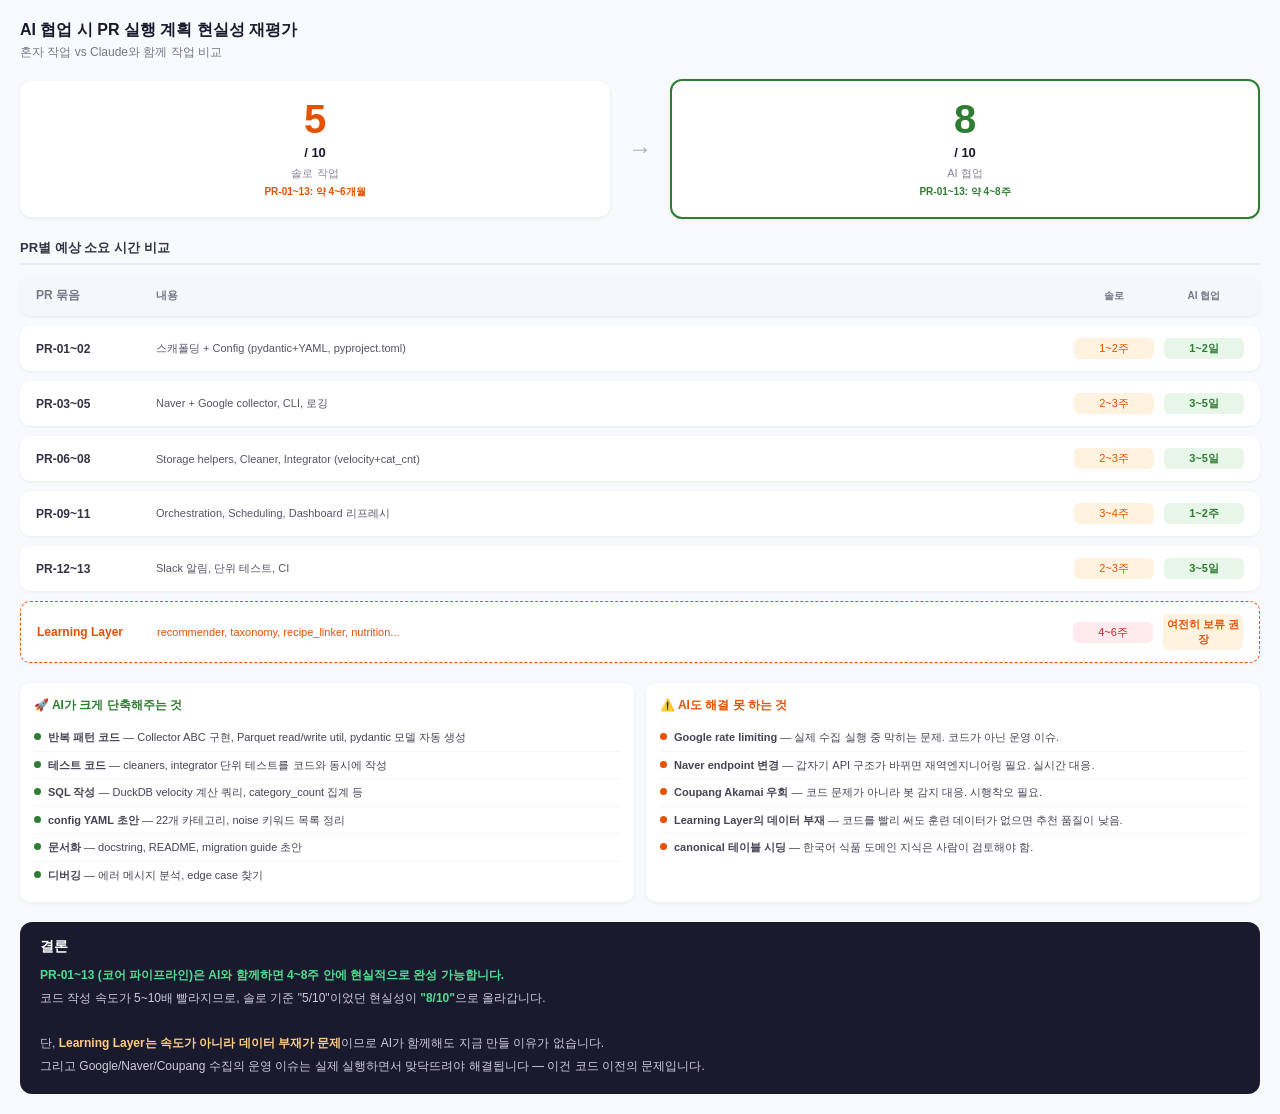
<file: ai_assisted_pr_realism.html>
<!DOCTYPE html>
<html lang="ko">
<head>
<meta charset="UTF-8">
<style>
*{box-sizing:border-box;margin:0;padding:0;}
body{font-family:-apple-system,'Apple SD Gothic Neo','Malgun Gothic',sans-serif;background:#f8f9fc;color:#1a1a2e;font-size:13px;padding:20px;}
h2.sr-only{position:absolute;width:1px;height:1px;overflow:hidden;clip:rect(0,0,0,0);}

.title{font-size:16px;font-weight:700;margin-bottom:3px;}
.sub{font-size:12px;color:#778;margin-bottom:18px;}

/* Score comparison */
.score-compare{display:grid;grid-template-columns:1fr 60px 1fr;gap:0;margin-bottom:20px;align-items:center;}
.score-box{background:white;border-radius:12px;padding:18px;box-shadow:0 1px 4px rgba(0,0,0,.07);text-align:center;}
.score-num{font-size:40px;font-weight:800;line-height:1;}
.score-lbl{font-size:11px;color:#889;margin-top:6px;}
.score-context{font-size:10px;margin-top:4px;font-weight:600;}
.arrow-mid{font-size:24px;text-align:center;color:#aab;}

/* Timeline */
.timeline{display:flex;flex-direction:column;gap:10px;margin-bottom:20px;}
.tl-row{background:white;border-radius:10px;padding:12px 16px;box-shadow:0 1px 3px rgba(0,0,0,.06);display:grid;grid-template-columns:110px 1fr 80px 80px;gap:10px;align-items:center;}
.tl-pr{font-size:12px;font-weight:700;color:#334;}
.tl-desc{font-size:11px;color:#556;}
.tl-solo{font-size:11px;text-align:center;padding:3px 0;border-radius:6px;}
.tl-ai{font-size:11px;text-align:center;padding:3px 0;border-radius:6px;font-weight:700;}
.col-head{font-size:10px;font-weight:700;color:#778;text-align:center;}

/* What AI helps / not */
.two-col{display:grid;grid-template-columns:1fr 1fr;gap:12px;margin-bottom:20px;}
.col-card{background:white;border-radius:10px;padding:14px;box-shadow:0 1px 4px rgba(0,0,0,.06);}
.col-title{font-size:12px;font-weight:700;margin-bottom:10px;display:flex;align-items:center;gap:6px;}
.col-item{display:flex;align-items:flex-start;gap:7px;padding:5px 0;border-bottom:1px solid #f5f5f5;font-size:11px;line-height:1.5;color:#445;}
.col-item:last-child{border:none;}
.dot-g{width:7px;height:7px;border-radius:50%;background:#2e7d32;flex-shrink:0;margin-top:4px;}
.dot-r{width:7px;height:7px;border-radius:50%;background:#e65100;flex-shrink:0;margin-top:4px;}

/* Verdict */
.verdict{background:#1a1a2e;color:white;border-radius:12px;padding:16px 20px;}
.verdict-title{font-size:14px;font-weight:700;margin-bottom:8px;}
.verdict-body{font-size:12px;line-height:1.9;color:#ccd;}
.v-highlight{color:#4cdf90;font-weight:700;}
.v-warn{color:#ffcc80;font-weight:700;}
</style>
</head>
<body>
<h2 class="sr-only">AI 협업 시 PR 실행 계획 현실성 재평가</h2>
<div class="title">AI 협업 시 PR 실행 계획 현실성 재평가</div>
<div class="sub">혼자 작업 vs Claude와 함께 작업 비교</div>

<!-- Score comparison -->
<div class="score-compare">
  <div class="score-box">
    <div class="score-num" style="color:#e65100">5</div>
    <div style="font-size:13px;font-weight:700;margin-top:6px;">/ 10</div>
    <div class="score-lbl">솔로 작업</div>
    <div class="score-context" style="color:#e65100">PR-01~13: 약 4~6개월</div>
  </div>
  <div class="arrow-mid">→</div>
  <div class="score-box" style="border:2px solid #2e7d32;">
    <div class="score-num" style="color:#2e7d32">8</div>
    <div style="font-size:13px;font-weight:700;margin-top:6px;">/ 10</div>
    <div class="score-lbl">AI 협업</div>
    <div class="score-context" style="color:#2e7d32">PR-01~13: 약 4~8주</div>
  </div>
</div>

<!-- Timeline comparison -->
<div style="font-size:13px;font-weight:700;color:#334;margin-bottom:10px;padding-bottom:6px;border-bottom:2px solid #e8edff;">PR별 예상 소요 시간 비교</div>
<div class="timeline">
  <div class="tl-row" style="background:#f5f7fc;">
    <span class="tl-pr" style="color:#778;">PR 묶음</span>
    <span class="tl-desc" style="color:#778;font-weight:600;">내용</span>
    <span class="col-head">솔로</span>
    <span class="col-head">AI 협업</span>
  </div>
  <div class="tl-row">
    <span class="tl-pr">PR-01~02</span>
    <span class="tl-desc">스캐폴딩 + Config (pydantic+YAML, pyproject.toml)</span>
    <span class="tl-solo" style="background:#fff3e0;color:#e65100;">1~2주</span>
    <span class="tl-ai" style="background:#e8f5e9;color:#2e7d32;">1~2일</span>
  </div>
  <div class="tl-row">
    <span class="tl-pr">PR-03~05</span>
    <span class="tl-desc">Naver + Google collector, CLI, 로깅</span>
    <span class="tl-solo" style="background:#fff3e0;color:#e65100;">2~3주</span>
    <span class="tl-ai" style="background:#e8f5e9;color:#2e7d32;">3~5일</span>
  </div>
  <div class="tl-row">
    <span class="tl-pr">PR-06~08</span>
    <span class="tl-desc">Storage helpers, Cleaner, Integrator (velocity+cat_cnt)</span>
    <span class="tl-solo" style="background:#fff3e0;color:#e65100;">2~3주</span>
    <span class="tl-ai" style="background:#e8f5e9;color:#2e7d32;">3~5일</span>
  </div>
  <div class="tl-row">
    <span class="tl-pr">PR-09~11</span>
    <span class="tl-desc">Orchestration, Scheduling, Dashboard 리프레시</span>
    <span class="tl-solo" style="background:#fff3e0;color:#e65100;">3~4주</span>
    <span class="tl-ai" style="background:#e8f5e9;color:#2e7d32;">1~2주</span>
  </div>
  <div class="tl-row">
    <span class="tl-pr">PR-12~13</span>
    <span class="tl-desc">Slack 알림, 단위 테스트, CI</span>
    <span class="tl-solo" style="background:#fff3e0;color:#e65100;">2~3주</span>
    <span class="tl-ai" style="background:#e8f5e9;color:#2e7d32;">3~5일</span>
  </div>
  <div class="tl-row" style="border:1px dashed #e65100;">
    <span class="tl-pr" style="color:#e65100;">Learning Layer</span>
    <span class="tl-desc" style="color:#e65100;">recommender, taxonomy, recipe_linker, nutrition...</span>
    <span class="tl-solo" style="background:#ffebee;color:#c62828;">4~6주</span>
    <span class="tl-ai" style="background:#fff3e0;color:#e65100;">여전히 보류 권장</span>
  </div>
</div>

<!-- What AI helps / not -->
<div class="two-col">
  <div class="col-card">
    <div class="col-title" style="color:#2e7d32;">🚀 AI가 크게 단축해주는 것</div>
    <div class="col-item"><div class="dot-g"></div><span><b>반복 패턴 코드</b> — Collector ABC 구현, Parquet read/write util, pydantic 모델 자동 생성</span></div>
    <div class="col-item"><div class="dot-g"></div><span><b>테스트 코드</b> — cleaners, integrator 단위 테스트를 코드와 동시에 작성</span></div>
    <div class="col-item"><div class="dot-g"></div><span><b>SQL 작성</b> — DuckDB velocity 계산 쿼리, category_count 집계 등</span></div>
    <div class="col-item"><div class="dot-g"></div><span><b>config YAML 초안</b> — 22개 카테고리, noise 키워드 목록 정리</span></div>
    <div class="col-item"><div class="dot-g"></div><span><b>문서화</b> — docstring, README, migration guide 초안</span></div>
    <div class="col-item"><div class="dot-g"></div><span><b>디버깅</b> — 에러 메시지 분석, edge case 찾기</span></div>
  </div>
  <div class="col-card">
    <div class="col-title" style="color:#e65100;">⚠️ AI도 해결 못 하는 것</div>
    <div class="col-item"><div class="dot-r"></div><span><b>Google rate limiting</b> — 실제 수집 실행 중 막히는 문제. 코드가 아닌 운영 이슈.</span></div>
    <div class="col-item"><div class="dot-r"></div><span><b>Naver endpoint 변경</b> — 갑자기 API 구조가 바뀌면 재역엔지니어링 필요. 실시간 대응.</span></div>
    <div class="col-item"><div class="dot-r"></div><span><b>Coupang Akamai 우회</b> — 코드 문제가 아니라 봇 감지 대응. 시행착오 필요.</span></div>
    <div class="col-item"><div class="dot-r"></div><span><b>Learning Layer의 데이터 부재</b> — 코드를 빨리 써도 훈련 데이터가 없으면 추천 품질이 낮음.</span></div>
    <div class="col-item"><div class="dot-r"></div><span><b>canonical 테이블 시딩</b> — 한국어 식품 도메인 지식은 사람이 검토해야 함.</span></div>
  </div>
</div>

<!-- Verdict -->
<div class="verdict">
  <div class="verdict-title">결론</div>
  <div class="verdict-body">
    <span class="v-highlight">PR-01~13 (코어 파이프라인)은 AI와 함께하면 4~8주 안에 현실적으로 완성 가능합니다.</span><br>
    코드 작성 속도가 5~10배 빨라지므로, 솔로 기준 "5/10"이었던 현실성이 <span class="v-highlight">"8/10"</span>으로 올라갑니다.<br><br>
    단, <span class="v-warn">Learning Layer는 속도가 아니라 데이터 부재가 문제</span>이므로 AI가 함께해도 지금 만들 이유가 없습니다.<br>
    그리고 Google/Naver/Coupang 수집의 운영 이슈는 실제 실행하면서 맞닥뜨려야 해결됩니다 — 이건 코드 이전의 문제입니다.
  </div>
</div>

</body>
</html>
</file>
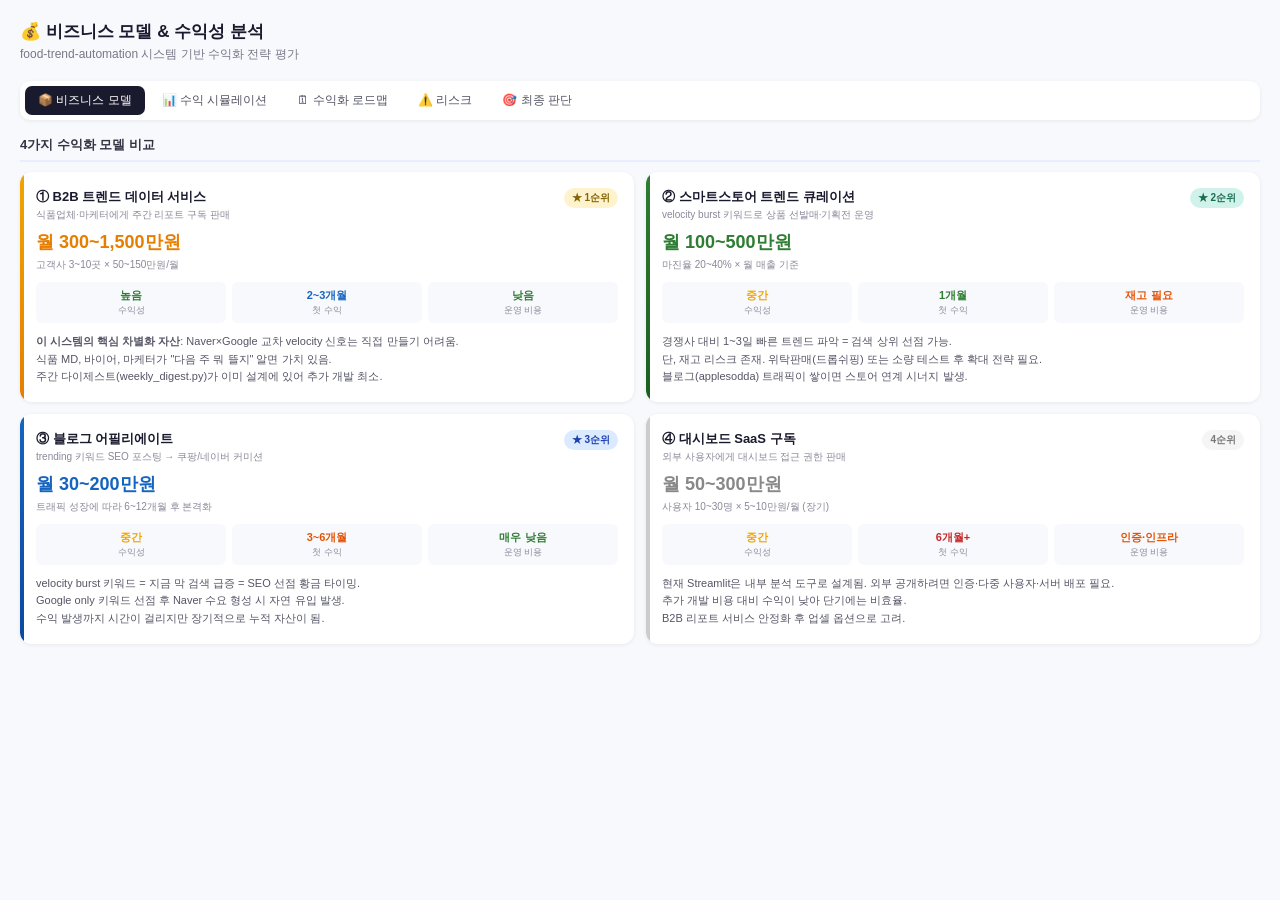
<file: business_model_analysis.html>
<!DOCTYPE html>
<html lang="ko">
<head>
<meta charset="UTF-8">
<style>
*{box-sizing:border-box;margin:0;padding:0;}
body{font-family:-apple-system,'Apple SD Gothic Neo','Malgun Gothic',sans-serif;background:#f8f9fc;color:#1a1a2e;font-size:13px;padding:20px;}
h2.sr-only{position:absolute;width:1px;height:1px;overflow:hidden;clip:rect(0,0,0,0);}
.title{font-size:17px;font-weight:700;margin-bottom:3px;}
.sub{font-size:12px;color:#778;margin-bottom:18px;}

.tabs{display:flex;gap:4px;margin-bottom:16px;background:white;border-radius:10px;padding:5px;box-shadow:0 1px 4px rgba(0,0,0,.07);flex-wrap:wrap;}
.tab{padding:6px 13px;border:none;background:transparent;border-radius:7px;font-size:12px;cursor:pointer;color:#556;font-weight:500;}
.tab.active{background:#1a1a2e;color:white;}
.pane{display:none;}
.pane.active{display:block;}
.section-title{font-size:13px;font-weight:700;color:#334;margin-bottom:10px;padding-bottom:6px;border-bottom:2px solid #e8edff;}

/* Model cards */
.model-grid{display:grid;grid-template-columns:1fr 1fr;gap:12px;margin-bottom:16px;}
.model-card{background:white;border-radius:12px;padding:16px;box-shadow:0 1px 4px rgba(0,0,0,.07);position:relative;overflow:hidden;}
.model-card::before{content:'';position:absolute;top:0;left:0;width:4px;height:100%;border-radius:4px 0 0 4px;}
.model-card.gold::before{background:linear-gradient(180deg,#f0a500,#e67e00);}
.model-card.green::before{background:linear-gradient(180deg,#2e7d32,#1b5e20);}
.model-card.blue::before{background:linear-gradient(180deg,#1565c0,#0d47a1);}
.model-card.gray::before{background:#ccc;}
.model-header{display:flex;align-items:flex-start;justify-content:space-between;margin-bottom:8px;}
.model-name{font-size:13px;font-weight:700;color:#1a1a2e;}
.model-rank{font-size:10px;font-weight:700;padding:3px 8px;border-radius:10px;}
.rank-1{background:#fff3cd;color:#856404;}
.rank-2{background:#d1f2eb;color:#1a6e50;}
.rank-3{background:#dbeafe;color:#1e40af;}
.rank-4{background:#f5f5f5;color:#777;}
.model-revenue{font-size:18px;font-weight:800;margin-bottom:4px;}
.model-sub{font-size:10px;color:#889;margin-bottom:10px;}
.model-metrics{display:grid;grid-template-columns:1fr 1fr 1fr;gap:6px;}
.metric{text-align:center;background:#f8f9fc;border-radius:6px;padding:6px 4px;}
.metric-val{font-size:11px;font-weight:700;}
.metric-lbl{font-size:9px;color:#889;margin-top:1px;}
.model-desc{font-size:11px;color:#556;line-height:1.6;margin-top:10px;}

/* Revenue simulation */
.sim-table{width:100%;border-collapse:collapse;font-size:12px;margin-bottom:14px;}
.sim-table th{background:#1a1a2e;color:white;padding:8px 12px;text-align:left;}
.sim-table th:not(:first-child){text-align:center;}
.sim-table td{padding:8px 12px;border-bottom:1px solid #f0f2f6;vertical-align:middle;}
.sim-table td:not(:first-child){text-align:center;}
.sim-table tr:hover td{background:#fafbff;}
.won{font-weight:700;}
.scenario-label{font-size:10px;padding:2px 8px;border-radius:10px;font-weight:600;display:inline-block;}
.sc-low{background:#f5f5f5;color:#666;}
.sc-mid{background:#e3f2fd;color:#1565c0;}
.sc-high{background:#e8f5e9;color:#2e7d32;}

/* Revenue bar chart */
.rev-bars{display:flex;flex-direction:column;gap:8px;margin-bottom:16px;}
.rev-row{display:flex;align-items:center;gap:10px;}
.rev-label{width:130px;font-size:11px;color:#445;text-align:right;flex-shrink:0;}
.rev-wrap{flex:1;background:#f0f2f6;border-radius:4px;height:22px;position:relative;}
.rev-fill{height:100%;border-radius:4px;display:flex;align-items:center;padding-left:8px;font-size:10px;font-weight:700;color:white;}

/* Timeline */
.roadmap-grid{display:grid;grid-template-columns:100px 1fr;gap:0;}
.rm-phase{padding:12px 10px;font-size:11px;font-weight:700;text-align:center;border-right:2px solid #e8edff;}
.rm-content{padding:10px 14px;border-bottom:1px solid #f0f2f6;}
.rm-title{font-size:12px;font-weight:700;margin-bottom:4px;}
.rm-body{font-size:11px;color:#556;line-height:1.6;}
.rm-revenue{font-size:12px;font-weight:700;margin-top:6px;}

/* Risk table */
.risk-grid{display:flex;flex-direction:column;gap:8px;}
.risk-item{background:white;border-radius:8px;padding:12px 14px;box-shadow:0 1px 3px rgba(0,0,0,.06);display:flex;gap:12px;}
.risk-level{width:50px;text-align:center;flex-shrink:0;}
.risk-badge{font-size:10px;font-weight:700;padding:3px 8px;border-radius:6px;display:inline-block;}
.risk-high{background:#ffebee;color:#c62828;}
.risk-mid{background:#fff3e0;color:#e65100;}
.risk-low{background:#e8f5e9;color:#2e7d32;}
.risk-body{}
.risk-name{font-size:12px;font-weight:700;margin-bottom:3px;}
.risk-desc{font-size:11px;color:#556;line-height:1.5;}

/* Verdict */
.verdict{background:#1a1a2e;color:white;border-radius:12px;padding:16px 20px;margin-bottom:0;}
.verdict-title{font-size:14px;font-weight:700;margin-bottom:8px;}
.verdict-body{font-size:12px;line-height:1.9;color:#ccd;}
.v-green{color:#4cdf90;font-weight:700;}
.v-yellow{color:#ffcc80;font-weight:700;}
.v-red{color:#ff8a80;font-weight:700;}
</style>
</head>
<body>
<h2 class="sr-only">food-trend-automation 비즈니스 모델 및 수익성 분석</h2>
<div class="title">💰 비즈니스 모델 & 수익성 분석</div>
<div class="sub">food-trend-automation 시스템 기반 수익화 전략 평가</div>

<div class="tabs">
  <button class="tab active" onclick="show('models',this)">📦 비즈니스 모델</button>
  <button class="tab" onclick="show('simulation',this)">📊 수익 시뮬레이션</button>
  <button class="tab" onclick="show('roadmap',this)">🗓 수익화 로드맵</button>
  <button class="tab" onclick="show('risk',this)">⚠️ 리스크</button>
  <button class="tab" onclick="show('verdict',this)">🎯 최종 판단</button>
</div>

<!-- ===== MODELS ===== -->
<div id="pane-models" class="pane active">
  <div class="section-title">4가지 수익화 모델 비교</div>
  <div class="model-grid">

    <div class="model-card gold">
      <div class="model-header">
        <div>
          <div class="model-name">① B2B 트렌드 데이터 서비스</div>
          <div style="font-size:10px;color:#889;margin-top:2px;">식품업체·마케터에게 주간 리포트 구독 판매</div>
        </div>
        <span class="model-rank rank-1">★ 1순위</span>
      </div>
      <div class="model-revenue" style="color:#e67e00">월 300~1,500만원</div>
      <div class="model-sub">고객사 3~10곳 × 50~150만원/월</div>
      <div class="model-metrics">
        <div class="metric"><div class="metric-val" style="color:#2e7d32">높음</div><div class="metric-lbl">수익성</div></div>
        <div class="metric"><div class="metric-val" style="color:#1565c0">2~3개월</div><div class="metric-lbl">첫 수익</div></div>
        <div class="metric"><div class="metric-val" style="color:#2e7d32">낮음</div><div class="metric-lbl">운영 비용</div></div>
      </div>
      <div class="model-desc">
        <b>이 시스템의 핵심 차별화 자산</b>: Naver×Google 교차 velocity 신호는 직접 만들기 어려움.<br>
        식품 MD, 바이어, 마케터가 "다음 주 뭐 뜰지" 알면 가치 있음.<br>
        주간 다이제스트(weekly_digest.py)가 이미 설계에 있어 추가 개발 최소.
      </div>
    </div>

    <div class="model-card green">
      <div class="model-header">
        <div>
          <div class="model-name">② 스마트스토어 트렌드 큐레이션</div>
          <div style="font-size:10px;color:#889;margin-top:2px;">velocity burst 키워드로 상품 선발매·기획전 운영</div>
        </div>
        <span class="model-rank rank-2">★ 2순위</span>
      </div>
      <div class="model-revenue" style="color:#2e7d32">월 100~500만원</div>
      <div class="model-sub">마진율 20~40% × 월 매출 기준</div>
      <div class="model-metrics">
        <div class="metric"><div class="metric-val" style="color:#f0a500">중간</div><div class="metric-lbl">수익성</div></div>
        <div class="metric"><div class="metric-val" style="color:#2e7d32">1개월</div><div class="metric-lbl">첫 수익</div></div>
        <div class="metric"><div class="metric-val" style="color:#e65100">재고 필요</div><div class="metric-lbl">운영 비용</div></div>
      </div>
      <div class="model-desc">
        경쟁사 대비 1~3일 빠른 트렌드 파악 = 검색 상위 선점 가능.<br>
        단, 재고 리스크 존재. 위탁판매(드롭쉬핑) 또는 소량 테스트 후 확대 전략 필요.<br>
        블로그(applesodda) 트래픽이 쌓이면 스토어 연계 시너지 발생.
      </div>
    </div>

    <div class="model-card blue">
      <div class="model-header">
        <div>
          <div class="model-name">③ 블로그 어필리에이트</div>
          <div style="font-size:10px;color:#889;margin-top:2px;">trending 키워드 SEO 포스팅 → 쿠팡/네이버 커미션</div>
        </div>
        <span class="model-rank rank-3">★ 3순위</span>
      </div>
      <div class="model-revenue" style="color:#1565c0">월 30~200만원</div>
      <div class="model-sub">트래픽 성장에 따라 6~12개월 후 본격화</div>
      <div class="model-metrics">
        <div class="metric"><div class="metric-val" style="color:#f0a500">중간</div><div class="metric-lbl">수익성</div></div>
        <div class="metric"><div class="metric-val" style="color:#e65100">3~6개월</div><div class="metric-lbl">첫 수익</div></div>
        <div class="metric"><div class="metric-val" style="color:#2e7d32">매우 낮음</div><div class="metric-lbl">운영 비용</div></div>
      </div>
      <div class="model-desc">
        velocity burst 키워드 = 지금 막 검색 급증 = SEO 선점 황금 타이밍.<br>
        Google only 키워드 선점 후 Naver 수요 형성 시 자연 유입 발생.<br>
        수익 발생까지 시간이 걸리지만 장기적으로 누적 자산이 됨.
      </div>
    </div>

    <div class="model-card gray">
      <div class="model-header">
        <div>
          <div class="model-name">④ 대시보드 SaaS 구독</div>
          <div style="font-size:10px;color:#889;margin-top:2px;">외부 사용자에게 대시보드 접근 권한 판매</div>
        </div>
        <span class="model-rank rank-4">4순위</span>
      </div>
      <div class="model-revenue" style="color:#888">월 50~300만원</div>
      <div class="model-sub">사용자 10~30명 × 5~10만원/월 (장기)</div>
      <div class="model-metrics">
        <div class="metric"><div class="metric-val" style="color:#f0a500">중간</div><div class="metric-lbl">수익성</div></div>
        <div class="metric"><div class="metric-val" style="color:#c62828">6개월+</div><div class="metric-lbl">첫 수익</div></div>
        <div class="metric"><div class="metric-val" style="color:#e65100">인증·인프라</div><div class="metric-lbl">운영 비용</div></div>
      </div>
      <div class="model-desc">
        현재 Streamlit은 내부 분석 도구로 설계됨. 외부 공개하려면 인증·다중 사용자·서버 배포 필요.<br>
        추가 개발 비용 대비 수익이 낮아 단기에는 비효율.<br>
        B2B 리포트 서비스 안정화 후 업셀 옵션으로 고려.
      </div>
    </div>
  </div>
</div>

<!-- ===== SIMULATION ===== -->
<div id="pane-simulation" class="pane">
  <div class="section-title">📊 시나리오별 월 수익 시뮬레이션</div>

  <table class="sim-table">
    <tr>
      <th>수익원</th>
      <th>보수적 <span style="font-weight:400;font-size:10px">(6개월 후)</span></th>
      <th>중간 <span style="font-weight:400;font-size:10px">(12개월 후)</span></th>
      <th>낙관적 <span style="font-weight:400;font-size:10px">(24개월 후)</span></th>
    </tr>
    <tr>
      <td><b>B2B 리포트 구독</b><br><span style="font-size:10px;color:#889">고객사 수 × 월 단가</span></td>
      <td><span class="won" style="color:#1565c0">150만원</span><br><span style="font-size:10px;color:#889">3사 × 50만원</span></td>
      <td><span class="won" style="color:#2e7d32">500만원</span><br><span style="font-size:10px;color:#889">5사 × 100만원</span></td>
      <td><span class="won" style="color:#e67e00">1,500만원</span><br><span style="font-size:10px;color:#889">10사 × 150만원</span></td>
    </tr>
    <tr>
      <td><b>스마트스토어</b><br><span style="font-size:10px;color:#889">트렌드 상품 큐레이션</span></td>
      <td><span class="won" style="color:#1565c0">30만원</span><br><span style="font-size:10px;color:#889">초기 운영</span></td>
      <td><span class="won" style="color:#2e7d32">150만원</span><br><span style="font-size:10px;color:#889">월매출 500만 × 30%</span></td>
      <td><span class="won" style="color:#e67e00">400만원</span><br><span style="font-size:10px;color:#889">월매출 1,000만 × 40%</span></td>
    </tr>
    <tr>
      <td><b>블로그 어필리에이트</b><br><span style="font-size:10px;color:#889">쿠팡 파트너스 + 네이버</span></td>
      <td><span class="won" style="color:#1565c0">5만원</span><br><span style="font-size:10px;color:#889">트래픽 초기</span></td>
      <td><span class="won" style="color:#2e7d32">30만원</span><br><span style="font-size:10px;color:#889">월 방문 5,000명</span></td>
      <td><span class="won" style="color:#e67e00">150만원</span><br><span style="font-size:10px;color:#889">월 방문 3만명</span></td>
    </tr>
    <tr style="background:#f8f9fc;font-weight:700;">
      <td>합계 (세전)</td>
      <td><span class="won" style="color:#1565c0;font-size:14px">185만원/월</span></td>
      <td><span class="won" style="color:#2e7d32;font-size:14px">680만원/월</span></td>
      <td><span class="won" style="color:#e67e00;font-size:14px">2,050만원/월</span></td>
    </tr>
    <tr>
      <td>연간 환산</td>
      <td><span style="color:#1565c0">약 2,200만원</span></td>
      <td><span style="color:#2e7d32">약 8,200만원</span></td>
      <td><span style="color:#e67e00">약 2.5억원</span></td>
    </tr>
  </table>

  <div class="section-title">수익원별 기여도 (중간 시나리오 기준)</div>
  <div class="rev-bars">
    <div class="rev-row">
      <div class="rev-label">B2B 리포트 구독</div>
      <div class="rev-wrap"><div class="rev-fill" style="width:74%;background:linear-gradient(90deg,#e67e00,#f0a500);">500만원 (74%)</div></div>
    </div>
    <div class="rev-row">
      <div class="rev-label">스마트스토어</div>
      <div class="rev-wrap"><div class="rev-fill" style="width:22%;background:linear-gradient(90deg,#2e7d32,#43a047);">150만원 (22%)</div></div>
    </div>
    <div class="rev-row">
      <div class="rev-label">블로그 어필리에이트</div>
      <div class="rev-wrap"><div class="rev-fill" style="width:4%;background:linear-gradient(90deg,#1565c0,#1e88e5);">30만원</div></div>
    </div>
  </div>

  <div style="background:#e8f0fe;border-radius:8px;padding:12px 16px;font-size:12px;color:#1a3a7a;line-height:1.7;">
    <b>핵심 가정</b>: B2B 리포트 단가 50~150만원/월은 현재 식품 데이터 서비스 시장(예: 닐슨, 칸타) 대비 매우 저렴한 수준입니다. 
    경쟁사 대비 "Naver×Google 교차 velocity 신호"는 독자적 자산이므로 단가 방어가 가능합니다.
  </div>
</div>

<!-- ===== ROADMAP ===== -->
<div id="pane-roadmap" class="pane">
  <div class="section-title">🗓 수익화 실행 로드맵</div>
  <div style="background:white;border-radius:10px;box-shadow:0 1px 4px rgba(0,0,0,.07);overflow:hidden;margin-bottom:14px;">
    <div class="roadmap-grid">
      <div class="rm-phase" style="background:#e8f5e9;color:#2e7d32;border-bottom:1px solid #f0f2f6;">
        지금~<br>1개월<br><br>
        <span style="font-size:10px;font-weight:400">시스템 완성</span>
      </div>
      <div class="rm-content">
        <div class="rm-title">PR-01~09 완성 + 첫 고객 확보</div>
        <div class="rm-body">
          • 데이터 수집 파이프라인 안정화<br>
          • velocity burst → Slack 알림 자동화<br>
          • 주간 리포트 샘플 3개 직접 작성 (무료 제공)<br>
          • 식품 MD, 마케터 지인 3~5명에게 무료 베타 제공 → 피드백 수집
        </div>
        <div class="rm-revenue" style="color:#889">수익: 0원 (투자 단계)</div>
      </div>
    </div>
    <div class="roadmap-grid">
      <div class="rm-phase" style="background:#fff3e0;color:#e65100;border-bottom:1px solid #f0f2f6;">
        1~3개월<br><br>
        <span style="font-size:10px;font-weight:400">첫 수익</span>
      </div>
      <div class="rm-content">
        <div class="rm-title">B2B 첫 유료 전환 + 블로그 시작</div>
        <div class="rm-body">
          • 베타 사용자 중 2~3곳 유료 전환 (월 30~50만원부터 시작)<br>
          • 블로그 포스팅 주 2~3회 (velocity 키워드 기반 자동 초안 생성)<br>
          • 스마트스토어 개설 + 상위 3개 트렌드 상품 소량 테스트<br>
          • 첫 월 리포트 PDF 템플릿 완성
        </div>
        <div class="rm-revenue" style="color:#e65100">예상 수익: 50~150만원/월</div>
      </div>
    </div>
    <div class="roadmap-grid">
      <div class="rm-phase" style="background:#e3f2fd;color:#1565c0;border-bottom:1px solid #f0f2f6;">
        3~6개월<br><br>
        <span style="font-size:10px;font-weight:400">성장</span>
      </div>
      <div class="rm-content">
        <div class="rm-title">고객사 확장 + 블로그 SEO 본격화</div>
        <div class="rm-body">
          • B2B 고객사 5~8곳으로 확대 (단가 50~100만원)<br>
          • 블로그 누적 포스팅 50~100개 → 자연 유입 증가<br>
          • 스마트스토어 위탁판매 구조로 전환 (재고 리스크 제거)<br>
          • 리포트 자동화 고도화 (weekly_digest + AI 요약 추가)
        </div>
        <div class="rm-revenue" style="color:#1565c0">예상 수익: 300~600만원/월</div>
      </div>
    </div>
    <div class="roadmap-grid">
      <div class="rm-phase" style="background:#f3e5f5;color:#6a1b9a;">
        6~12개월<br><br>
        <span style="font-size:10px;font-weight:400">확장</span>
      </div>
      <div class="rm-content">
        <div class="rm-title">수익 다각화 + 시스템 확장</div>
        <div class="rm-body">
          • B2B 고객사 10곳+ (단가 인상 가능, 데이터 신뢰도 검증됨)<br>
          • 블로그 월 방문 1만명+ → 어필리에이트 수익 의미있는 수준<br>
          • 대시보드 읽기 전용 공유 → 고객 영업 도구<br>
          • 신규 카테고리(뷰티·헬스케어) 확장 검토
        </div>
        <div class="rm-revenue" style="color:#6a1b9a">예상 수익: 500~1,000만원/월</div>
      </div>
    </div>
  </div>
</div>

<!-- ===== RISK ===== -->
<div id="pane-risk" class="pane">
  <div class="section-title">⚠️ 비즈니스 리스크 평가</div>
  <div class="risk-grid">
    <div class="risk-item">
      <div class="risk-level"><span class="risk-badge risk-high">높음</span></div>
      <div class="risk-body">
        <div class="risk-name">B2B 영업 난이도</div>
        <div class="risk-desc">식품 대기업 MD·바이어에게 접근하는 것이 생각보다 어렵습니다. 의사결정 사이클이 길고 예산 승인에 시간이 걸립니다. <b>첫 3개월은 중소 식품 브랜드나 지인 네트워크부터 시작해 레퍼런스를 먼저 쌓는 것이 현실적입니다.</b></div>
      </div>
    </div>
    <div class="risk-item">
      <div class="risk-level"><span class="risk-badge risk-high">높음</span></div>
      <div class="risk-body">
        <div class="risk-name">데이터 수집 불안정 → 리포트 품질 훼손</div>
        <div class="risk-desc">Google rate limiting이나 Naver endpoint 변경으로 수집이 실패하면 유료 고객에게 리포트를 제때 못 보내는 상황이 발생합니다. 수집 실패 시 고객 대응 프로세스와 SLA(Service Level Agreement)를 미리 정의해야 합니다.</div>
      </div>
    </div>
    <div class="risk-item">
      <div class="risk-level"><span class="risk-badge risk-mid">중간</span></div>
      <div class="risk-body">
        <div class="risk-name">경쟁자 진입 가능성</div>
        <div class="risk-desc">velocity_score × is_naver 교차 신호는 독자적이지만, 아이디어 자체는 복제 가능합니다. 네이버 데이터랩 공개 API + pytrends로 경쟁자가 만들 수 있습니다. 22개 카테고리의 정교한 튜닝과 고객 신뢰가 실질적 장벽이 됩니다.</div>
      </div>
    </div>
    <div class="risk-item">
      <div class="risk-level"><span class="risk-badge risk-mid">중간</span></div>
      <div class="risk-body">
        <div class="risk-name">스마트스토어 재고 리스크</div>
        <div class="risk-desc">트렌드가 예상보다 빨리 꺼지면 재고가 남습니다. 위탁판매(드롭쉬핑) 방식 또는 소량(10~30개) 테스트 후 리오더 전략으로 초기 재고 리스크를 최소화하세요.</div>
      </div>
    </div>
    <div class="risk-item">
      <div class="risk-level"><span class="risk-badge risk-low">낮음</span></div>
      <div class="risk-body">
        <div class="risk-name">블로그 SEO 성과 불확실성</div>
        <div class="risk-desc">네이버 블로그 알고리즘 변화로 특정 키워드 노출이 줄어들 수 있습니다. 하지만 velocity burst 키워드를 지속 공략하면 롱테일 포스팅이 꾸준히 누적되어 한두 개가 터지는 구조가 됩니다. 리스크 낮음.</div>
      </div>
    </div>
  </div>
</div>

<!-- ===== VERDICT ===== -->
<div id="pane-verdict" class="pane">
  <div class="verdict">
    <div class="verdict-title">🎯 최종 판단</div>
    <div class="verdict-body">
      <span class="v-green">이 시스템의 비즈니스 모델 잠재력은 진짜입니다.</span> Naver×Google 교차 velocity 신호는 시장에 없는 독자적 데이터 자산이고, 식품업체 입장에서 "다음 주 뭐 뜰지 미리 아는 것"의 가치는 명확합니다.<br><br>
      <span class="v-green">가장 빠른 수익 경로: B2B 리포트 구독.</span> 시스템 완성 후 지인 식품 MD 3곳에 무료 베타 제공 → 1~2개월 내 유료 전환. 코드 추가 없이 weekly_digest 자동화만으로 가능합니다.<br><br>
      <span class="v-yellow">현실적 12개월 목표: 월 500~700만원.</span> B2B 5~7사 × 100만원이 핵심. 블로그와 스마트스토어는 보완적 수익원. 이 목표는 달성 가능한 수준입니다.<br><br>
      <span class="v-yellow">가장 큰 불확실성은 기술이 아닌 영업입니다.</span> 시스템은 만들 수 있고, AI와 함께 빠르게 완성 가능합니다. 문제는 "월 100만원짜리 리포트를 누가 살 것인가"를 지금부터 검증해야 한다는 점입니다.<br><br>
      <span class="v-green">권장 순서: 시스템 완성(4~8주) → 무료 베타 3곳 → 유료 전환 → 블로그 병행 → 스마트스토어 소량 테스트</span>
    </div>
  </div>
</div>

<script>
function show(id,btn){
  document.querySelectorAll('.pane').forEach(p=>p.classList.remove('active'));
  document.querySelectorAll('.tab').forEach(t=>t.classList.remove('active'));
  document.getElementById('pane-'+id).classList.add('active');
  btn.classList.add('active');
}
</script>
</body>
</html>
</file>
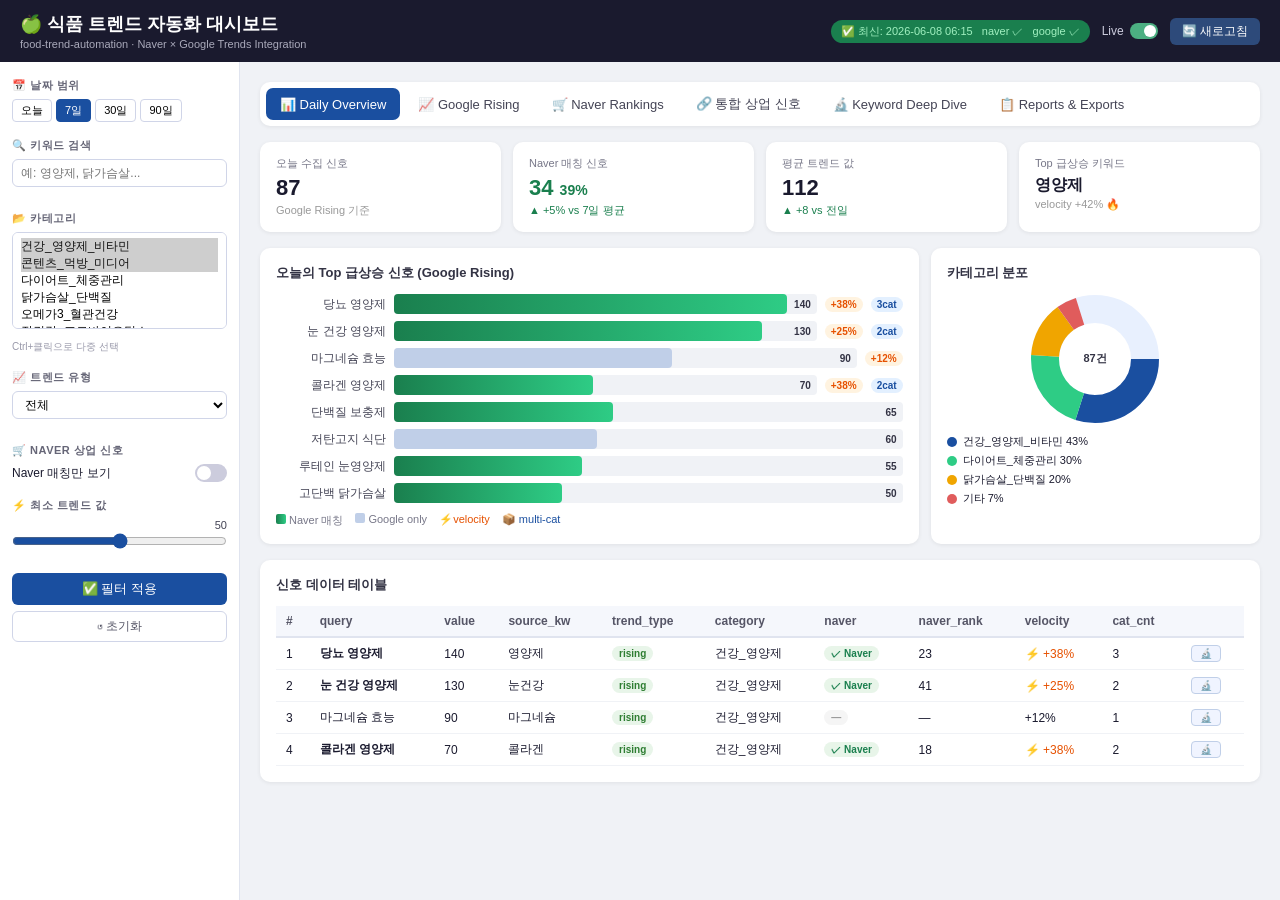
<file: dashboard_mockup.html>
<!DOCTYPE html>
<html lang="ko">
<head>
<meta charset="UTF-8">
<meta name="viewport" content="width=device-width, initial-scale=1.0">
<title>🍏 식품 트렌드 자동화 대시보드</title>
<style>
  * { box-sizing: border-box; margin: 0; padding: 0; }
  body { font-family: -apple-system, 'Apple SD Gothic Neo', 'Malgun Gothic', sans-serif; background: #f0f2f6; color: #1a1a2e; font-size: 14px; }

  /* Layout */
  .app { display: flex; flex-direction: column; height: 100vh; }
  .header { background: #1a1a2e; color: white; padding: 12px 20px; display: flex; align-items: center; justify-content: space-between; flex-shrink: 0; }
  .body { display: flex; flex: 1; overflow: hidden; }
  .sidebar { width: 240px; background: white; border-right: 1px solid #e0e4ef; padding: 16px 12px; overflow-y: auto; flex-shrink: 0; }
  .main { flex: 1; overflow-y: auto; padding: 20px; }

  /* Header */
  .header-left h1 { font-size: 18px; font-weight: 700; }
  .header-left .sub { font-size: 11px; color: #aab; margin-top: 2px; }
  .header-right { display: flex; align-items: center; gap: 12px; }
  .badge-ok { background: #1a7f4e; color: #a0f0c0; font-size: 11px; padding: 4px 10px; border-radius: 20px; }
  .badge-warn { background: #7f4a00; color: #ffc87a; font-size: 11px; padding: 4px 10px; border-radius: 20px; }
  .toggle-live { display: flex; align-items: center; gap: 6px; font-size: 12px; color: #ccd; cursor: pointer; }
  .toggle-dot { width: 28px; height: 16px; background: #4caf82; border-radius: 8px; position: relative; }
  .toggle-dot::after { content:''; position:absolute; width:12px;height:12px;background:white;border-radius:50%;top:2px;left:14px;transition:.2s; }
  .btn-sm { background: #2d4a7a; color: white; border: none; padding: 5px 12px; border-radius: 6px; font-size: 12px; cursor: pointer; }
  .btn-sm:hover { background: #3a5fa0; }

  /* Sidebar */
  .sb-section { margin-bottom: 16px; }
  .sb-label { font-size: 11px; font-weight: 600; color: #667; text-transform: uppercase; letter-spacing: .5px; margin-bottom: 6px; }
  .date-presets { display: flex; flex-wrap: wrap; gap: 4px; }
  .date-btn { padding: 3px 8px; border: 1px solid #d0d5e8; border-radius: 4px; font-size: 11px; cursor: pointer; background: white; }
  .date-btn.active { background: #1a4fa0; color: white; border-color: #1a4fa0; }
  .sb-input { width: 100%; padding: 6px 8px; border: 1px solid #d0d5e8; border-radius: 6px; font-size: 12px; margin-bottom: 8px; }
  .sb-select { width: 100%; padding: 5px 8px; border: 1px solid #d0d5e8; border-radius: 6px; font-size: 12px; margin-bottom: 8px; background: white; }
  .toggle-row { display: flex; align-items: center; justify-content: space-between; margin-bottom: 8px; font-size: 12px; }
  .mini-toggle { width: 32px; height: 18px; background: #1a7f4e; border-radius: 9px; position: relative; cursor: pointer; }
  .mini-toggle::after { content:'';position:absolute;width:14px;height:14px;background:white;border-radius:50%;top:2px;left:16px;transition:.2s; }
  .mini-toggle.off { background: #ccd; }
  .mini-toggle.off::after { left: 2px; }
  .slider-val { font-size: 11px; color: #445; margin-bottom: 2px; text-align: right; }
  input[type=range] { width: 100%; margin-bottom: 8px; accent-color: #1a4fa0; }
  .btn-apply { width: 100%; background: #1a4fa0; color: white; border: none; padding: 7px; border-radius: 6px; font-size: 13px; cursor: pointer; margin-bottom: 6px; }
  .btn-apply:hover { background: #1a5fc0; }
  .btn-reset { width: 100%; background: white; color: #556; border: 1px solid #d0d5e8; padding: 6px; border-radius: 6px; font-size: 12px; cursor: pointer; }

  /* Nav */
  .nav-bar { display: flex; gap: 4px; margin-bottom: 16px; background: white; border-radius: 10px; padding: 6px; box-shadow: 0 1px 4px rgba(0,0,0,.07); }
  .nav-btn { padding: 7px 14px; border: none; background: transparent; border-radius: 7px; font-size: 13px; cursor: pointer; color: #445; font-weight: 500; white-space: nowrap; }
  .nav-btn.active { background: #1a4fa0; color: white; }
  .nav-btn:hover:not(.active) { background: #f0f2f8; }

  /* Views */
  .view { display: none; }
  .view.active { display: block; }

  /* KPI Cards */
  .kpi-row { display: grid; grid-template-columns: repeat(4, 1fr); gap: 12px; margin-bottom: 16px; }
  .kpi-card { background: white; border-radius: 10px; padding: 14px 16px; box-shadow: 0 1px 4px rgba(0,0,0,.07); }
  .kpi-label { font-size: 11px; color: #778; margin-bottom: 4px; }
  .kpi-val { font-size: 22px; font-weight: 700; color: #1a1a2e; }
  .kpi-sub { font-size: 11px; color: #999; margin-top: 2px; }
  .kpi-up { color: #1a7f4e; }
  .kpi-down { color: #c0392b; }

  /* Charts */
  .chart-grid { display: grid; grid-template-columns: 2fr 1fr; gap: 12px; margin-bottom: 16px; }
  .card { background: white; border-radius: 10px; padding: 16px; box-shadow: 0 1px 4px rgba(0,0,0,.07); }
  .card-title { font-size: 13px; font-weight: 600; color: #334; margin-bottom: 12px; }

  /* Bar chart */
  .bar-chart { display: flex; flex-direction: column; gap: 7px; }
  .bar-row { display: flex; align-items: center; gap: 8px; }
  .bar-label { width: 110px; font-size: 12px; text-align: right; color: #445; white-space: nowrap; overflow: hidden; text-overflow: ellipsis; }
  .bar-wrap { flex: 1; background: #f0f2f6; border-radius: 4px; height: 20px; position: relative; }
  .bar-fill { height: 100%; border-radius: 4px; transition: width .3s; }
  .bar-fill.naver { background: linear-gradient(90deg, #1a7f4e, #2ecc85); }
  .bar-fill.non-naver { background: #c0cfe8; }
  .bar-val { position: absolute; right: 6px; top: 50%; transform: translateY(-50%); font-size: 10px; font-weight: 600; color: #334; }
  .badge { font-size: 10px; padding: 2px 6px; border-radius: 10px; font-weight: 600; }
  .badge-v { background: #fff3e0; color: #e65100; }
  .badge-c { background: #e3f0ff; color: #1a4fa0; }

  /* Pie chart */
  .pie-wrap { display: flex; flex-direction: column; align-items: center; gap: 10px; }
  .pie-legend { width: 100%; }
  .pie-item { display: flex; align-items: center; gap: 6px; font-size: 11px; margin-bottom: 4px; }
  .pie-dot { width: 10px; height: 10px; border-radius: 50%; flex-shrink: 0; }

  /* Table */
  .data-table { width: 100%; border-collapse: collapse; font-size: 12px; }
  .data-table th { background: #f5f7fc; color: #556; font-weight: 600; padding: 8px 10px; text-align: left; border-bottom: 2px solid #e0e4ef; white-space: nowrap; }
  .data-table td { padding: 7px 10px; border-bottom: 1px solid #f0f2f6; vertical-align: middle; }
  .data-table tr:hover td { background: #f8f9fe; }
  .tag { display: inline-block; font-size: 10px; padding: 2px 7px; border-radius: 10px; font-weight: 600; }
  .tag-rising { background: #e8f5e9; color: #2e7d32; }
  .tag-top { background: #e3f2fd; color: #1565c0; }
  .tag-naver { background: #e8f5e9; color: #1a7f4e; }
  .tag-none { background: #f5f5f5; color: #999; }
  .tag-seasonal { background: #fff3e0; color: #e65100; }
  .drill-btn { font-size: 10px; padding: 2px 8px; background: #f0f4ff; border: 1px solid #c0cfe8; border-radius: 4px; cursor: pointer; color: #1a4fa0; }
  .drill-btn:hover { background: #dce6ff; }

  /* Naver chart */
  .naver-bar { background: linear-gradient(90deg, #c62828, #ef5350); }
  .rank-num { color: #aaa; font-size: 11px; width: 24px; text-align: right; }

  /* Deep Dive */
  .watchlist-row { display: flex; flex-wrap: wrap; gap: 6px; margin-bottom: 14px; }
  .watchlist-chip { display: flex; align-items: center; gap: 4px; background: white; border: 1px solid #d0d5e8; border-radius: 20px; padding: 4px 12px; font-size: 12px; cursor: pointer; }
  .watchlist-chip.active { background: #1a4fa0; color: white; border-color: #1a4fa0; }
  .star { color: #f0a500; }
  .holiday-legend { display: flex; gap: 16px; font-size: 11px; margin-bottom: 8px; }
  .hol-dot { display: inline-block; width: 12px; height: 2px; margin-right: 4px; vertical-align: middle; }

  /* SVG chart */
  .svg-chart-wrap { background: white; border-radius: 10px; padding: 16px; box-shadow: 0 1px 4px rgba(0,0,0,.07); margin-bottom: 12px; }

  /* Run history badges */
  .src-ok { background: #e8f5e9; color: #2e7d32; font-size: 10px; padding: 2px 6px; border-radius: 4px; font-weight: 600; }
  .src-err { background: #ffebee; color: #c62828; font-size: 10px; padding: 2px 6px; border-radius: 4px; font-weight: 600; }
  .src-skip { background: #f5f5f5; color: #999; font-size: 10px; padding: 2px 6px; border-radius: 4px; font-weight: 600; }
  .retry-btn { font-size: 10px; padding: 2px 8px; background: #fff3e0; border: 1px solid #ffcc80; border-radius: 4px; cursor: pointer; color: #e65100; }

  /* Weekly digest */
  .digest-list { list-style: none; }
  .digest-item { display: flex; align-items: center; justify-content: space-between; padding: 10px 0; border-bottom: 1px solid #f0f2f6; }
  .digest-icon { font-size: 18px; margin-right: 8px; }
  .digest-name { font-size: 13px; font-weight: 500; }
  .digest-meta { font-size: 11px; color: #999; margin-top: 2px; }
  .dl-btn { font-size: 11px; padding: 3px 10px; background: #f0f4ff; border: 1px solid #c0cfe8; border-radius: 4px; cursor: pointer; color: #1a4fa0; }

  /* Integrated signals banner */
  .info-banner { background: #e8f0fe; border-left: 4px solid #1a4fa0; border-radius: 0 8px 8px 0; padding: 10px 14px; margin-bottom: 14px; font-size: 12px; color: #1a3a7a; }

  /* Stats cards for deep dive */
  .stat-grid { display: grid; grid-template-columns: repeat(3, 1fr); gap: 10px; margin-bottom: 14px; }
  .stat-card { background: white; border-radius: 8px; padding: 12px; box-shadow: 0 1px 3px rgba(0,0,0,.06); text-align: center; }
  .stat-val { font-size: 20px; font-weight: 700; }
  .stat-lbl { font-size: 10px; color: #778; margin-top: 2px; }

  /* Config warn */
  .config-warn { background: #fff8e1; border: 1px solid #ffe082; border-radius: 6px; padding: 6px 12px; font-size: 11px; color: #7a5a00; margin-bottom: 10px; display: flex; align-items: center; gap: 6px; }
</style>
</head>
<body>
<div class="app">

<!-- Header -->
<div class="header">
  <div class="header-left">
    <h1>🍏 식품 트렌드 자동화 대시보드</h1>
    <div class="sub">food-trend-automation · Naver × Google Trends Integration</div>
  </div>
  <div class="header-right">
    <span class="badge-ok">✅ 최신: 2026-06-08 06:15 &nbsp; naver ✓ &nbsp; google ✓</span>
    <div class="toggle-live">
      <span>Live</span>
      <div class="toggle-dot"></div>
    </div>
    <button class="btn-sm">🔄 새로고침</button>
  </div>
</div>

<div class="body">
<!-- Sidebar -->
<div class="sidebar">
  <div class="sb-section">
    <div class="sb-label">📅 날짜 범위</div>
    <div class="date-presets">
      <button class="date-btn">오늘</button>
      <button class="date-btn active">7일</button>
      <button class="date-btn">30일</button>
      <button class="date-btn">90일</button>
    </div>
  </div>
  <div class="sb-section">
    <div class="sb-label">🔍 키워드 검색</div>
    <input class="sb-input" type="text" placeholder="예: 영양제, 닭가슴살...">
  </div>
  <div class="sb-section">
    <div class="sb-label">📂 카테고리</div>
    <select class="sb-select" size="5" multiple>
      <option selected>건강_영양제_비타민</option>
      <option selected>콘텐츠_먹방_미디어</option>
      <option>다이어트_체중관리</option>
      <option>닭가슴살_단백질</option>
      <option>오메가3_혈관건강</option>
      <option>장건강_프로바이오틱스</option>
      <option>제철과일_신선식품</option>
      <option>간식_디저트</option>
    </select>
    <div style="font-size:10px;color:#99a;margin-top:3px">Ctrl+클릭으로 다중 선택</div>
  </div>
  <div class="sb-section">
    <div class="sb-label">📈 트렌드 유형</div>
    <select class="sb-select">
      <option>전체</option>
      <option>rising (급상승)</option>
      <option>top (상위권)</option>
    </select>
  </div>
  <div class="sb-section">
    <div class="sb-label">🛒 Naver 상업 신호</div>
    <div class="toggle-row">
      <span>Naver 매칭만 보기</span>
      <div class="mini-toggle off" id="naverToggle" onclick="this.classList.toggle('off')"></div>
    </div>
  </div>
  <div class="sb-section">
    <div class="sb-label">⚡ 최소 트렌드 값</div>
    <div class="slider-val">50</div>
    <input type="range" min="0" max="100" value="50" oninput="this.previousElementSibling.textContent=this.value">
  </div>
  <button class="btn-apply">✅ 필터 적용</button>
  <button class="btn-reset">↺ 초기화</button>
</div>

<!-- Main -->
<div class="main">

  <!-- Nav -->
  <div class="nav-bar">
    <button class="nav-btn active" onclick="switchView('daily', this)">📊 Daily Overview</button>
    <button class="nav-btn" onclick="switchView('google', this)">📈 Google Rising</button>
    <button class="nav-btn" onclick="switchView('naver', this)">🛒 Naver Rankings</button>
    <button class="nav-btn" onclick="switchView('integrated', this)">🔗 통합 상업 신호</button>
    <button class="nav-btn" onclick="switchView('deepdive', this)">🔬 Keyword Deep Dive</button>
    <button class="nav-btn" onclick="switchView('reports', this)">📋 Reports & Exports</button>
  </div>

  <!-- ===== VIEW: Daily Overview ===== -->
  <div id="view-daily" class="view active">
    <div class="kpi-row">
      <div class="kpi-card">
        <div class="kpi-label">오늘 수집 신호</div>
        <div class="kpi-val">87</div>
        <div class="kpi-sub">Google Rising 기준</div>
      </div>
      <div class="kpi-card">
        <div class="kpi-label">Naver 매칭 신호</div>
        <div class="kpi-val" style="color:#1a7f4e">34 <span style="font-size:14px">39%</span></div>
        <div class="kpi-sub kpi-up">▲ +5% vs 7일 평균</div>
      </div>
      <div class="kpi-card">
        <div class="kpi-label">평균 트렌드 값</div>
        <div class="kpi-val">112</div>
        <div class="kpi-sub kpi-up">▲ +8 vs 전일</div>
      </div>
      <div class="kpi-card">
        <div class="kpi-label">Top 급상승 키워드</div>
        <div class="kpi-val" style="font-size:16px">영양제</div>
        <div class="kpi-sub">velocity +42% 🔥</div>
      </div>
    </div>

    <div class="chart-grid">
      <div class="card">
        <div class="card-title">오늘의 Top 급상승 신호 (Google Rising)</div>
        <div class="bar-chart">
          <div class="bar-row">
            <div class="bar-label">당뇨 영양제</div>
            <div class="bar-wrap"><div class="bar-fill naver" style="width:93%"><span class="bar-val">140</span></div></div>
            <span class="badge badge-v">+38%</span>
            <span class="badge badge-c">3cat</span>
          </div>
          <div class="bar-row">
            <div class="bar-label">눈 건강 영양제</div>
            <div class="bar-wrap"><div class="bar-fill naver" style="width:87%"><span class="bar-val">130</span></div></div>
            <span class="badge badge-v">+25%</span>
            <span class="badge badge-c">2cat</span>
          </div>
          <div class="bar-row">
            <div class="bar-label">마그네슘 효능</div>
            <div class="bar-wrap"><div class="bar-fill non-naver" style="width:60%"><span class="bar-val">90</span></div></div>
            <span class="badge badge-v">+12%</span>
          </div>
          <div class="bar-row">
            <div class="bar-label">콜라겐 영양제</div>
            <div class="bar-wrap"><div class="bar-fill naver" style="width:47%"><span class="bar-val">70</span></div></div>
            <span class="badge badge-v">+38%</span>
            <span class="badge badge-c">2cat</span>
          </div>
          <div class="bar-row">
            <div class="bar-label">단백질 보충제</div>
            <div class="bar-wrap"><div class="bar-fill naver" style="width:43%"><span class="bar-val">65</span></div></div>
          </div>
          <div class="bar-row">
            <div class="bar-label">저탄고지 식단</div>
            <div class="bar-wrap"><div class="bar-fill non-naver" style="width:40%"><span class="bar-val">60</span></div></div>
          </div>
          <div class="bar-row">
            <div class="bar-label">루테인 눈영양제</div>
            <div class="bar-wrap"><div class="bar-fill naver" style="width:37%"><span class="bar-val">55</span></div></div>
          </div>
          <div class="bar-row">
            <div class="bar-label">고단백 닭가슴살</div>
            <div class="bar-wrap"><div class="bar-fill naver" style="width:33%"><span class="bar-val">50</span></div></div>
          </div>
        </div>
        <div style="display:flex;gap:12px;margin-top:10px;font-size:11px;color:#778">
          <span><span style="display:inline-block;width:10px;height:10px;background:linear-gradient(90deg,#1a7f4e,#2ecc85);border-radius:2px;margin-right:3px"></span>Naver 매칭</span>
          <span><span style="display:inline-block;width:10px;height:10px;background:#c0cfe8;border-radius:2px;margin-right:3px"></span>Google only</span>
          <span style="color:#e65100">⚡velocity</span>
          <span style="color:#1a4fa0">📦 multi-cat</span>
        </div>
      </div>
      <div class="card">
        <div class="card-title">카테고리 분포</div>
        <div class="pie-wrap">
          <svg width="130" height="130" viewBox="0 0 130 130">
            <circle cx="65" cy="65" r="50" fill="none" stroke="#e8f0fe" stroke-width="28"/>
            <circle cx="65" cy="65" r="50" fill="none" stroke="#1a4fa0" stroke-width="28" stroke-dasharray="94 220" stroke-dashoffset="0"/>
            <circle cx="65" cy="65" r="50" fill="none" stroke="#2ecc85" stroke-width="28" stroke-dasharray="66 220" stroke-dashoffset="-94"/>
            <circle cx="65" cy="65" r="50" fill="none" stroke="#f0a500" stroke-width="28" stroke-dasharray="44 220" stroke-dashoffset="-160"/>
            <circle cx="65" cy="65" r="50" fill="none" stroke="#e05c5c" stroke-width="28" stroke-dasharray="16 220" stroke-dashoffset="-204"/>
            <text x="65" y="68" text-anchor="middle" font-size="11" fill="#334" font-weight="600">87건</text>
          </svg>
          <div class="pie-legend">
            <div class="pie-item"><div class="pie-dot" style="background:#1a4fa0"></div><span>건강_영양제_비타민 43%</span></div>
            <div class="pie-item"><div class="pie-dot" style="background:#2ecc85"></div><span>다이어트_체중관리 30%</span></div>
            <div class="pie-item"><div class="pie-dot" style="background:#f0a500"></div><span>닭가슴살_단백질 20%</span></div>
            <div class="pie-item"><div class="pie-dot" style="background:#e05c5c"></div><span>기타 7%</span></div>
          </div>
        </div>
      </div>
    </div>

    <div class="card">
      <div class="card-title">신호 데이터 테이블</div>
      <table class="data-table">
        <tr><th>#</th><th>query</th><th>value</th><th>source_kw</th><th>trend_type</th><th>category</th><th>naver</th><th>naver_rank</th><th>velocity</th><th>cat_cnt</th><th></th></tr>
        <tr>
          <td>1</td><td><b>당뇨 영양제</b></td><td>140</td><td>영양제</td>
          <td><span class="tag tag-rising">rising</span></td>
          <td>건강_영양제</td>
          <td><span class="tag tag-naver">✓ Naver</span></td>
          <td>23</td><td style="color:#e65100">⚡ +38%</td><td>3</td>
          <td><button class="drill-btn" onclick="switchView('deepdive',null,'당뇨 영양제')">🔬</button></td>
        </tr>
        <tr>
          <td>2</td><td><b>눈 건강 영양제</b></td><td>130</td><td>눈건강</td>
          <td><span class="tag tag-rising">rising</span></td>
          <td>건강_영양제</td>
          <td><span class="tag tag-naver">✓ Naver</span></td>
          <td>41</td><td style="color:#e65100">⚡ +25%</td><td>2</td>
          <td><button class="drill-btn" onclick="switchView('deepdive',null,'눈 건강 영양제')">🔬</button></td>
        </tr>
        <tr>
          <td>3</td><td>마그네슘 효능</td><td>90</td><td>마그네슘</td>
          <td><span class="tag tag-rising">rising</span></td>
          <td>건강_영양제</td>
          <td><span class="tag tag-none">—</span></td>
          <td>—</td><td>+12%</td><td>1</td>
          <td><button class="drill-btn" onclick="switchView('deepdive',null,'마그네슘')">🔬</button></td>
        </tr>
        <tr>
          <td>4</td><td><b>콜라겐 영양제</b></td><td>70</td><td>콜라겐</td>
          <td><span class="tag tag-rising">rising</span></td>
          <td>건강_영양제</td>
          <td><span class="tag tag-naver">✓ Naver</span></td>
          <td>18</td><td style="color:#e65100">⚡ +38%</td><td>2</td>
          <td><button class="drill-btn" onclick="switchView('deepdive',null,'콜라겐')">🔬</button></td>
        </tr>
      </table>
    </div>
  </div>

  <!-- ===== VIEW: Google Rising ===== -->
  <div id="view-google" class="view">
    <div class="chart-grid">
      <div class="card">
        <div class="card-title">Google Rising 신호 (카테고리별)</div>
        <div class="bar-chart">
          <div class="bar-row"><div class="bar-label">건강_영양제_비타민</div><div class="bar-wrap"><div class="bar-fill" style="width:90%;background:#1a4fa0"><span class="bar-val">38건</span></div></div></div>
          <div class="bar-row"><div class="bar-label">다이어트_체중관리</div><div class="bar-wrap"><div class="bar-fill" style="width:62%;background:#3a7fd4"><span class="bar-val">26건</span></div></div></div>
          <div class="bar-row"><div class="bar-label">닭가슴살_단백질</div><div class="bar-wrap"><div class="bar-fill" style="width:40%;background:#7ab0e8"><span class="bar-val">17건</span></div></div></div>
          <div class="bar-row"><div class="bar-label">오메가3_혈관건강</div><div class="bar-wrap"><div class="bar-fill" style="width:24%;background:#aac8f0"><span class="bar-val">10건</span></div></div></div>
          <div class="bar-row"><div class="bar-label">장건강_프로바이오틱</div><div class="bar-wrap"><div class="bar-fill" style="width:14%;background:#c8dff8"><span class="bar-val">6건</span></div></div></div>
        </div>
      </div>
      <div class="card">
        <div class="card-title">source_kw 분포</div>
        <div style="margin-top:8px">
          <div class="pie-item" style="margin-bottom:8px"><div class="pie-dot" style="background:#1a4fa0;width:14px;height:14px;border-radius:2px"></div><span>영양제 anchor (31%)</span></div>
          <div class="pie-item" style="margin-bottom:8px"><div class="pie-dot" style="background:#2ecc85;width:14px;height:14px;border-radius:2px"></div><span>닭가슴살 anchor (22%)</span></div>
          <div class="pie-item" style="margin-bottom:8px"><div class="pie-dot" style="background:#f0a500;width:14px;height:14px;border-radius:2px"></div><span>오메가3 anchor (18%)</span></div>
          <div class="pie-item" style="margin-bottom:8px"><div class="pie-dot" style="background:#e05c5c;width:14px;height:14px;border-radius:2px"></div><span>콜라겐 anchor (15%)</span></div>
          <div class="pie-item"><div class="pie-dot" style="background:#aaa;width:14px;height:14px;border-radius:2px"></div><span>기타 (14%)</span></div>
        </div>
      </div>
    </div>
    <div class="card">
      <div class="card-title">Google Rising 전체 테이블</div>
      <table class="data-table">
        <tr><th>#</th><th>query</th><th>value</th><th>trend_type</th><th>source_kw</th><th>category</th><th>date</th></tr>
        <tr><td>1</td><td>당뇨 영양제</td><td>140</td><td><span class="tag tag-rising">rising</span></td><td>영양제</td><td>건강_영양제_비타민</td><td>2026-06-08</td></tr>
        <tr><td>2</td><td>눈 건강 영양제</td><td>130</td><td><span class="tag tag-rising">rising</span></td><td>눈건강</td><td>건강_영양제_비타민</td><td>2026-06-08</td></tr>
        <tr><td>3</td><td>마그네슘 효능</td><td>90</td><td><span class="tag tag-rising">rising</span></td><td>마그네슘</td><td>건강_영양제_비타민</td><td>2026-06-08</td></tr>
        <tr><td>4</td><td>콜라겐 영양제</td><td>70</td><td><span class="tag tag-rising">rising</span></td><td>콜라겐</td><td>건강_영양제_비타민</td><td>2026-06-08</td></tr>
        <tr><td>5</td><td>닭가슴살 100g 칼로리</td><td>65</td><td><span class="tag tag-top">top</span></td><td>닭가슴살</td><td>닭가슴살_단백질</td><td>2026-06-08</td></tr>
        <tr><td>6</td><td>오메가3 추천</td><td>60</td><td><span class="tag tag-rising">rising</span></td><td>오메가3</td><td>오메가3_혈관건강</td><td>2026-06-08</td></tr>
      </table>
    </div>
  </div>

  <!-- ===== VIEW: Naver Rankings ===== -->
  <div id="view-naver" class="view">
    <div class="chart-grid">
      <div class="card">
        <div class="card-title">Naver Shopping Insight Top 10 (2026-06-08)</div>
        <div class="bar-chart">
          <div class="bar-row"><span class="rank-num">1</span><div class="bar-label">쌀 20kg</div><div class="bar-wrap"><div class="bar-fill naver-bar" style="width:90%"><span class="bar-val">Top</span></div></div></div>
          <div class="bar-row"><span class="rank-num">2</span><div class="bar-label">닭가슴살</div><div class="bar-wrap"><div class="bar-fill naver-bar" style="width:82%"></div></div><span class="badge badge-v">Google ✓</span></div>
          <div class="bar-row"><span class="rank-num">3</span><div class="bar-label">계란 30구</div><div class="bar-wrap"><div class="bar-fill naver-bar" style="width:74%"></div></div></div>
          <div class="bar-row"><span class="rank-num">4</span><div class="bar-label">어버이날선물</div><div class="bar-wrap"><div class="bar-fill" style="width:66%;background:#f0a500"></div></div><span class="badge tag-seasonal">🌸 계절</span></div>
          <div class="bar-row"><span class="rank-num">5</span><div class="bar-label">오메가3</div><div class="bar-wrap"><div class="bar-fill naver-bar" style="width:58%"></div></div><span class="badge badge-v">Google ✓</span></div>
          <div class="bar-row"><span class="rank-num">6</span><div class="bar-label">단백질 파우더</div><div class="bar-wrap"><div class="bar-fill naver-bar" style="width:50%"></div></div></div>
          <div class="bar-row"><span class="rank-num">7</span><div class="bar-label">프로틴 바</div><div class="bar-wrap"><div class="bar-fill naver-bar" style="width:44%"></div></div></div>
          <div class="bar-row"><span class="rank-num">8</span><div class="bar-label">마그네슘</div><div class="bar-wrap"><div class="bar-fill naver-bar" style="width:38%"></div></div><span class="badge badge-v">Google ✓</span></div>
          <div class="bar-row"><span class="rank-num">9</span><div class="bar-label">유청단백질</div><div class="bar-wrap"><div class="bar-fill naver-bar" style="width:32%"></div></div></div>
          <div class="bar-row"><span class="rank-num">10</span><div class="bar-label">스테비아 토마토</div><div class="bar-wrap"><div class="bar-fill naver-bar" style="width:26%"></div></div></div>
        </div>
      </div>
      <div class="card">
        <div class="card-title">키워드 7일 트렌드</div>
        <svg width="100%" height="180" viewBox="0 0 300 180">
          <line x1="40" y1="10" x2="40" y2="155" stroke="#ddd" stroke-width="1"/>
          <line x1="40" y1="155" x2="290" y2="155" stroke="#ddd" stroke-width="1"/>
          <text x="5" y="160" font-size="9" fill="#999">6/2</text>
          <text x="245" y="160" font-size="9" fill="#999">6/8</text>
          <!-- 닭가슴살 line -->
          <polyline points="40,80 80,70 120,75 160,60 200,55 240,50 280,45" fill="none" stroke="#1a4fa0" stroke-width="2"/>
          <!-- 오메가3 line -->
          <polyline points="40,110 80,105 120,108 160,100 200,95 240,92 280,88" fill="none" stroke="#2ecc85" stroke-width="2"/>
          <circle cx="280" cy="45" r="3" fill="#1a4fa0"/>
          <circle cx="280" cy="88" r="3" fill="#2ecc85"/>
          <text x="283" y="48" font-size="9" fill="#1a4fa0">닭가슴살</text>
          <text x="283" y="91" font-size="9" fill="#2ecc85">오메가3</text>
        </svg>
      </div>
    </div>
    <div class="card">
      <div class="card-title">Naver 순위 전체 테이블 (Top 20)</div>
      <table class="data-table">
        <tr><th>rank</th><th>keyword</th><th>date</th><th>Google 매칭</th><th>velocity</th></tr>
        <tr><td>1</td><td>쌀 20kg</td><td>2026-06-08</td><td><span class="tag tag-none">—</span></td><td>—</td></tr>
        <tr><td>2</td><td>닭가슴살</td><td>2026-06-08</td><td><span class="tag tag-naver">Google Rising ✓</span></td><td>+15%</td></tr>
        <tr><td>3</td><td>계란 30구</td><td>2026-06-08</td><td><span class="tag tag-none">—</span></td><td>—</td></tr>
        <tr><td>4</td><td>어버이날선물</td><td>2026-06-08</td><td><span class="tag tag-seasonal">계절성</span></td><td>+82%</td></tr>
        <tr><td>5</td><td>오메가3</td><td>2026-06-08</td><td><span class="tag tag-naver">Google Rising ✓</span></td><td>+8%</td></tr>
      </table>
    </div>
  </div>

  <!-- ===== VIEW: Integrated ===== -->
  <div id="view-integrated" class="view">
    <div class="info-banner">
      🔗 <b>통합 상업 신호</b>: Google Trends에서 급상승하면서 Naver Shopping에도 등장하는 키워드만 표시합니다.
      Google 버즈 + 실제 구매 수요가 겹치는 신호 = 상업적 활용 가치가 높습니다.
    </div>
    <div class="kpi-row">
      <div class="kpi-card"><div class="kpi-label">통합 신호 수</div><div class="kpi-val">34</div><div class="kpi-sub">전체 87건 중 39%</div></div>
      <div class="kpi-card"><div class="kpi-label">평균 velocity</div><div class="kpi-val kpi-up">+28%</div><div class="kpi-sub">7일 롤링 평균 대비</div></div>
      <div class="kpi-card"><div class="kpi-label">multi-cat (≥2)</div><div class="kpi-val">12</div><div class="kpi-sub">복수 카테고리 등장</div></div>
      <div class="kpi-card"><div class="kpi-label">Top 신호</div><div class="kpi-val" style="font-size:14px">당뇨 영양제</div><div class="kpi-sub">v=140, vel +38%</div></div>
    </div>
    <div class="card">
      <div class="card-title">통합 상업 신호 테이블</div>
      <table class="data-table">
        <tr><th>query</th><th>value</th><th>source_kw</th><th>trend_type</th><th>category</th><th>naver_rank</th><th>velocity</th><th>cat_cnt</th><th>date</th></tr>
        <tr><td><b>당뇨 영양제</b></td><td>140</td><td>영양제</td><td><span class="tag tag-rising">rising</span></td><td>건강_영양제</td><td>23</td><td style="color:#e65100">⚡ +38%</td><td>3</td><td>2026-06-08</td></tr>
        <tr><td><b>눈 건강 영양제</b></td><td>130</td><td>눈건강</td><td><span class="tag tag-rising">rising</span></td><td>건강_영양제</td><td>41</td><td style="color:#e65100">⚡ +25%</td><td>2</td><td>2026-06-08</td></tr>
        <tr><td><b>콜라겐 영양제</b></td><td>70</td><td>콜라겐</td><td><span class="tag tag-rising">rising</span></td><td>건강_영양제</td><td>18</td><td style="color:#e65100">⚡ +38%</td><td>2</td><td>2026-06-08</td></tr>
        <tr><td>닭가슴살</td><td>65</td><td>닭가슴살</td><td><span class="tag tag-top">top</span></td><td>닭가슴살_단백질</td><td>2</td><td>+15%</td><td>1</td><td>2026-06-08</td></tr>
        <tr><td>오메가3</td><td>60</td><td>오메가3</td><td><span class="tag tag-rising">rising</span></td><td>오메가3_혈관건강</td><td>5</td><td>+8%</td><td>1</td><td>2026-06-08</td></tr>
        <tr><td>마그네슘</td><td>55</td><td>마그네슘</td><td><span class="tag tag-rising">rising</span></td><td>건강_영양제</td><td>8</td><td>+12%</td><td>1</td><td>2026-06-08</td></tr>
      </table>
    </div>
  </div>

  <!-- ===== VIEW: Deep Dive ===== -->
  <div id="view-deepdive" class="view">
    <div class="watchlist-row">
      <span style="font-size:12px;color:#778;align-self:center;">⭐ 워치리스트:</span>
      <div class="watchlist-chip active" id="chip-닭가슴살" onclick="selectChip(this)"><span class="star">★</span> 닭가슴살</div>
      <div class="watchlist-chip" id="chip-영양제" onclick="selectChip(this)"><span class="star">★</span> 영양제</div>
      <div class="watchlist-chip" id="chip-오메가3" onclick="selectChip(this)"><span class="star">★</span> 오메가3</div>
      <div class="watchlist-chip" id="chip-콜라겐" onclick="selectChip(this)"><span class="star">★</span> 콜라겐</div>
      <div class="watchlist-chip" style="border-style:dashed;color:#aaa" onclick="alert('워치리스트에 키워드 추가')">+ 추가</div>
    </div>

    <div class="config-warn">⚠️ 필터 변경됨 — 이전 데이터와 비교 주의 (min_value: 30 → 50, 2026-06-07 적용)</div>

    <div class="svg-chart-wrap">
      <div class="card-title">닭가슴살 — 7일 트렌드 (Google value + Naver rank)</div>
      <div class="holiday-legend">
        <span><span class="hol-dot" style="background:#ff69b4;display:inline-block"></span>어린이날 (5/5)</span>
        <span><span class="hol-dot" style="background:#9b59b6;display:inline-block"></span>어버이날 (5/8)</span>
        <span style="color:#e65100">⚡ velocity burst</span>
      </div>
      <svg width="100%" height="200" viewBox="0 0 600 200">
        <!-- Grid -->
        <line x1="50" y1="10" x2="50" y2="165" stroke="#eee" stroke-width="1"/>
        <line x1="50" y1="165" x2="580" y2="165" stroke="#eee" stroke-width="1"/>
        <!-- Y axis labels -->
        <text x="5" y="20" font-size="9" fill="#aaa">100</text>
        <text x="5" y="90" font-size="9" fill="#aaa">50</text>
        <text x="5" y="165" font-size="9" fill="#aaa">0</text>
        <!-- Holiday lines -->
        <line x1="160" y1="10" x2="160" y2="165" stroke="#ff69b4" stroke-width="1.5" stroke-dasharray="4,3"/>
        <text x="162" y="22" font-size="9" fill="#ff69b4">어린이날</text>
        <line x1="240" y1="10" x2="240" y2="165" stroke="#9b59b6" stroke-width="1.5" stroke-dasharray="4,3"/>
        <text x="242" y="22" font-size="9" fill="#9b59b6">어버이날</text>
        <!-- Google value line -->
        <polyline points="50,120 130,100 160,70 200,75 240,80 310,65 370,55 440,50 510,45 580,40" fill="none" stroke="#1a4fa0" stroke-width="2.5"/>
        <!-- Velocity burst marker -->
        <rect x="420" y="35" width="40" height="16" rx="8" fill="#fff3e0" stroke="#ffcc80"/>
        <text x="440" y="47" text-anchor="middle" font-size="9" fill="#e65100">⚡+38%</text>
        <!-- X axis dates -->
        <text x="50" y="178" font-size="9" fill="#aaa" text-anchor="middle">6/2</text>
        <text x="130" y="178" font-size="9" fill="#aaa" text-anchor="middle">6/3</text>
        <text x="210" y="178" font-size="9" fill="#aaa" text-anchor="middle">6/4</text>
        <text x="290" y="178" font-size="9" fill="#aaa" text-anchor="middle">6/5</text>
        <text x="370" y="178" font-size="9" fill="#aaa" text-anchor="middle">6/6</text>
        <text x="450" y="178" font-size="9" fill="#aaa" text-anchor="middle">6/7</text>
        <text x="530" y="178" font-size="9" fill="#aaa" text-anchor="middle">6/8</text>
        <!-- Legend -->
        <line x1="55" y1="193" x2="75" y2="193" stroke="#1a4fa0" stroke-width="2"/>
        <text x="78" y="196" font-size="9" fill="#1a4fa0">Google value</text>
      </svg>
    </div>

    <div class="stat-grid">
      <div class="stat-card">
        <div class="stat-val" style="color:#1a4fa0">65</div>
        <div class="stat-lbl">오늘 Google value</div>
      </div>
      <div class="stat-card">
        <div class="stat-val" style="color:#e65100">+15%</div>
        <div class="stat-lbl">velocity (7d 대비)</div>
      </div>
      <div class="stat-card">
        <div class="stat-val" style="color:#1a7f4e">#2</div>
        <div class="stat-lbl">Naver 오늘 순위</div>
      </div>
    </div>

    <div class="card">
      <div class="card-title">주요 이벤트 타임라인</div>
      <table class="data-table">
        <tr><th>날짜</th><th>이벤트</th><th>Google value</th><th>Naver rank</th><th>비고</th></tr>
        <tr><td>2026-06-05</td><td>🔥 velocity burst</td><td>85</td><td>3</td><td style="color:#e65100">+38% surge</td></tr>
        <tr><td>2026-06-08</td><td>📈 상승세 지속</td><td>65</td><td>2</td><td>multi-cat (1)</td></tr>
      </table>
    </div>
  </div>

  <!-- ===== VIEW: Reports ===== -->
  <div id="view-reports" class="view">
    <div class="chart-grid">
      <div class="card">
        <div class="card-title">📅 주간 다이제스트</div>
        <ul class="digest-list">
          <li class="digest-item">
            <div style="display:flex;align-items:center">
              <span class="digest-icon">📄</span>
              <div>
                <div class="digest-name">report_weekly_2026-W23.md</div>
                <div class="digest-meta">2026-06-08 · 87 signals · naver_match 39% · top: 영양제</div>
              </div>
            </div>
            <button class="dl-btn">⬇ 다운로드</button>
          </li>
          <li class="digest-item">
            <div style="display:flex;align-items:center">
              <span class="digest-icon">📄</span>
              <div>
                <div class="digest-name">report_weekly_2026-W22.md</div>
                <div class="digest-meta">2026-06-01 · 74 signals · naver_match 35% · top: 닭가슴살</div>
              </div>
            </div>
            <button class="dl-btn">⬇ 다운로드</button>
          </li>
          <li class="digest-item">
            <div style="display:flex;align-items:center">
              <span class="digest-icon">📄</span>
              <div>
                <div class="digest-name">report_weekly_2026-W21.md</div>
                <div class="digest-meta">2026-05-25 · 68 signals · naver_match 31%</div>
              </div>
            </div>
            <button class="dl-btn">⬇ 다운로드</button>
          </li>
        </ul>
      </div>
      <div class="card">
        <div class="card-title">📋 일일 리포트</div>
        <ul class="digest-list">
          <li class="digest-item">
            <div style="display:flex;align-items:center">
              <span class="digest-icon">✅</span>
              <div>
                <div class="digest-name">report_2026-06-08.csv</div>
                <div class="digest-meta">87건 · naver+google 완료</div>
              </div>
            </div>
            <button class="dl-btn">⬇</button>
          </li>
          <li class="digest-item">
            <div style="display:flex;align-items:center">
              <span class="digest-icon">✅</span>
              <div>
                <div class="digest-name">report_2026-06-07.csv</div>
                <div class="digest-meta">82건 · 완료</div>
              </div>
            </div>
            <button class="dl-btn">⬇</button>
          </li>
          <li class="digest-item">
            <div style="display:flex;align-items:center">
              <span class="digest-icon">❌</span>
              <div>
                <div class="digest-name">report_2026-06-05.csv</div>
                <div class="digest-meta" style="color:#c62828">Google rate_limited · naver 완료</div>
              </div>
            </div>
            <button class="retry-btn">↺ 재수집</button>
          </li>
        </ul>
      </div>
    </div>

    <div class="card">
      <div class="card-title">🏃 Run History</div>
      <table class="data-table">
        <tr><th>날짜</th><th>Naver</th><th>Google</th><th>Integration</th><th>rows</th><th>error_type</th><th>backfill</th><th>실행 시간</th></tr>
        <tr>
          <td>2026-06-08</td>
          <td><span class="src-ok">ok</span></td><td><span class="src-ok">ok</span></td><td><span class="src-ok">ok</span></td>
          <td>87</td><td>—</td><td>—</td><td>06:15</td>
        </tr>
        <tr>
          <td>2026-06-07</td>
          <td><span class="src-ok">ok</span></td><td><span class="src-ok">ok</span></td><td><span class="src-ok">ok</span></td>
          <td>82</td><td>—</td><td>—</td><td>06:14</td>
        </tr>
        <tr>
          <td>2026-06-06</td>
          <td><span class="src-ok">ok</span></td><td><span class="src-ok">ok</span></td><td><span class="src-ok">ok</span></td>
          <td>79</td><td>—</td><td>—</td><td>06:17</td>
        </tr>
        <tr>
          <td>2026-06-05</td>
          <td><span class="src-ok">ok</span></td>
          <td><span class="src-err">err</span></td>
          <td><span class="src-skip">skip</span></td>
          <td>—</td><td style="color:#c62828">rate_limited</td><td>—</td><td>06:12</td>
        </tr>
        <tr>
          <td>2026-06-04</td>
          <td><span class="src-ok">ok</span></td><td><span class="src-ok">ok</span></td><td><span class="src-ok">ok</span></td>
          <td>91</td><td>—</td><td><span class="badge tag-rising" style="font-size:10px">backfill</span></td><td>10:32</td>
        </tr>
      </table>
    </div>
  </div>

</div><!-- /main -->
</div><!-- /body -->
</div><!-- /app -->

<script>
function switchView(viewId, btn, keyword) {
  document.querySelectorAll('.view').forEach(v => v.classList.remove('active'));
  document.querySelectorAll('.nav-btn').forEach(b => b.classList.remove('active'));
  document.getElementById('view-' + viewId).classList.add('active');
  if (btn) btn.classList.add('active');
  else {
    // find and activate the right nav button
    const navBtns = document.querySelectorAll('.nav-btn');
    const map = {daily:0, google:1, naver:2, integrated:3, deepdive:4, reports:5};
    if (map[viewId] !== undefined) navBtns[map[viewId]].classList.add('active');
  }
  if (keyword && viewId === 'deepdive') {
    // select corresponding chip if exists
    const chip = document.getElementById('chip-' + keyword);
    if (chip) {
      document.querySelectorAll('.watchlist-chip').forEach(c => c.classList.remove('active'));
      chip.classList.add('active');
    }
  }
}

function selectChip(el) {
  document.querySelectorAll('.watchlist-chip').forEach(c => c.classList.remove('active'));
  el.classList.add('active');
}
</script>
</body>
</html>
</file>
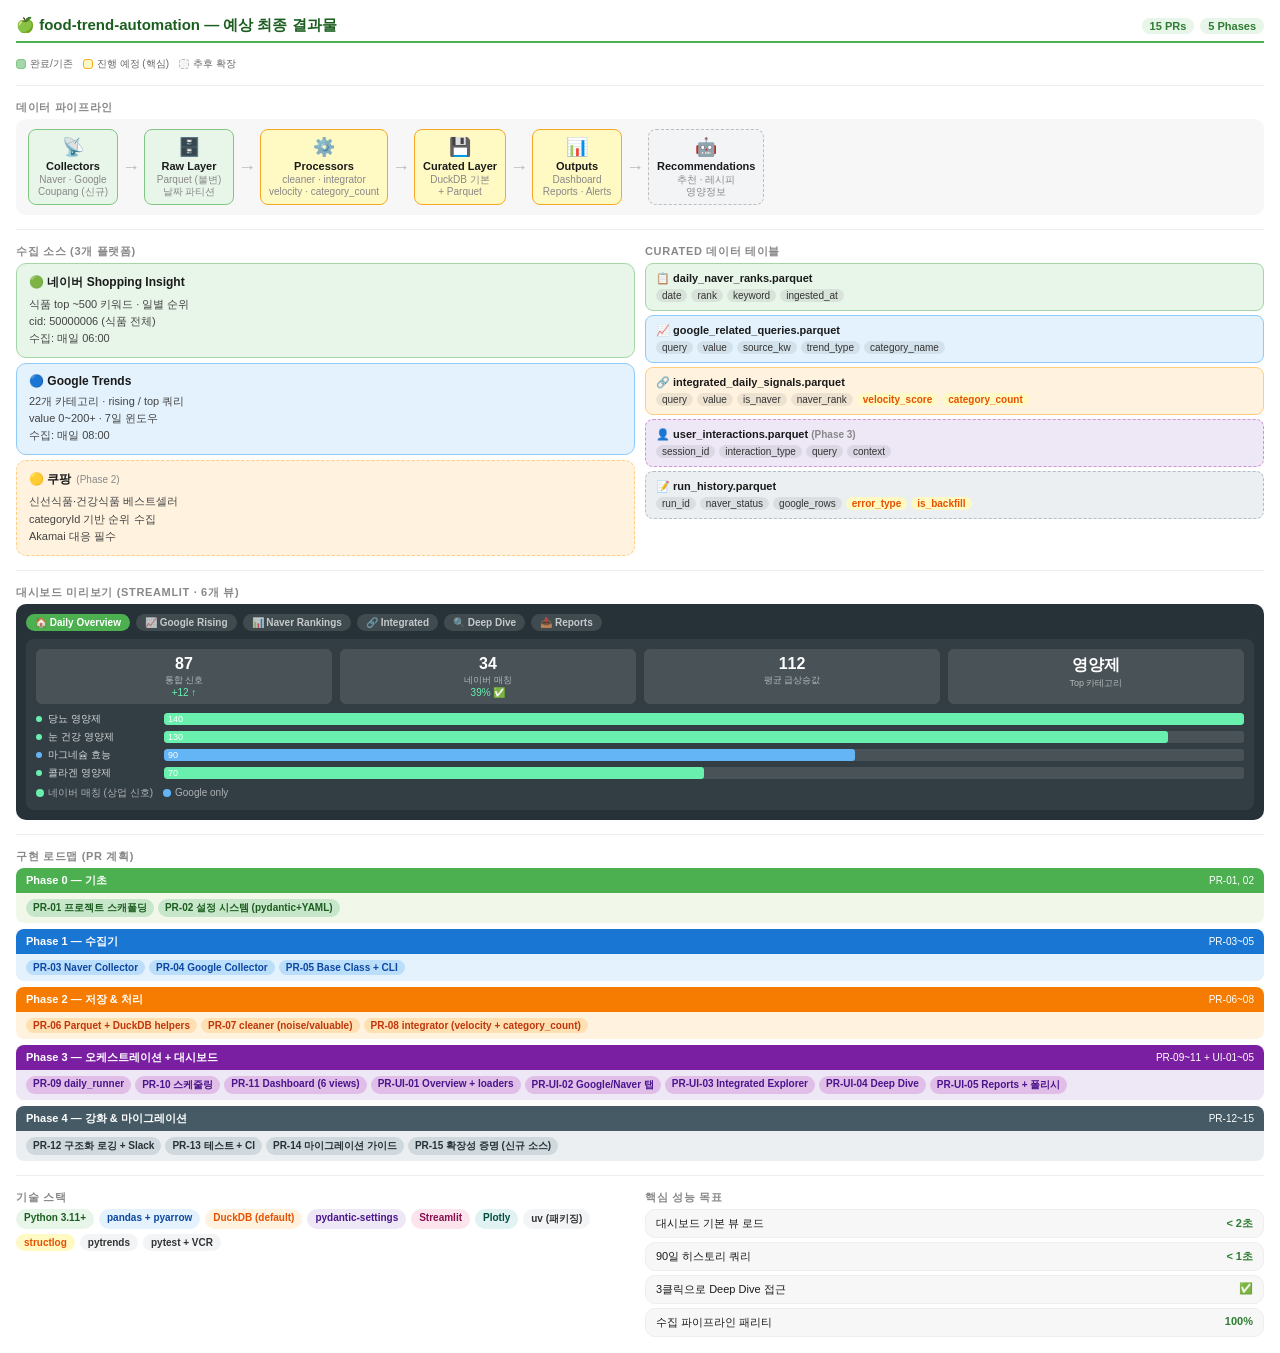
<file: food_trend_automation_expected_outcome.html>
<!DOCTYPE html>
<html>
<head>
<meta charset="UTF-8">
<style>
  * { box-sizing: border-box; margin: 0; padding: 0; }
  body { font-family: -apple-system, 'Apple SD Gothic Neo', Arial, sans-serif; background: transparent; color: #1a1a1a; font-size: 13px; }

  .root { padding: 16px; display: flex; flex-direction: column; gap: 14px; }

  /* ── HEADER ── */
  .page-title { font-size: 15px; font-weight: 700; color: #1B5E20; border-bottom: 2px solid #4CAF50; padding-bottom: 6px; display: flex; justify-content: space-between; align-items: center; }
  .badge { background: #E8F5E9; color: #2E7D32; font-size: 11px; font-weight: 600; padding: 2px 8px; border-radius: 10px; }

  /* ── SECTION LABEL ── */
  .section-label { font-size: 11px; font-weight: 700; letter-spacing: .06em; text-transform: uppercase; color: #888; margin-bottom: 4px; }

  /* ── PIPELINE ROW ── */
  .pipeline { display: flex; align-items: center; gap: 0; background: #f7f7f7; border-radius: 10px; padding: 10px 12px; overflow-x: auto; }
  .pipe-box { display: flex; flex-direction: column; align-items: center; min-width: 90px; }
  .pipe-icon { font-size: 18px; margin-bottom: 2px; }
  .pipe-name { font-size: 11px; font-weight: 700; text-align: center; line-height: 1.2; }
  .pipe-sub { font-size: 10px; color: #888; text-align: center; margin-top: 1px; line-height: 1.2; }
  .pipe-arrow { color: #bbb; font-size: 18px; margin: 0 4px; flex-shrink: 0; }

  /* ── STATUS COLORS ── */
  .done   { background: #E8F5E9; border: 1.5px solid #81C784; border-radius: 8px; padding: 6px 8px; }
  .inprog { background: #FFF9C4; border: 1.5px solid #F9A825; border-radius: 8px; padding: 6px 8px; }
  .plan   { background: #F3F4F6; border: 1.5px dashed #BDBDBD; border-radius: 8px; padding: 6px 8px; }

  /* ── GRID ── */
  .grid2 { display: grid; grid-template-columns: 1fr 1fr; gap: 10px; }
  .grid3 { display: grid; grid-template-columns: 1fr 1fr 1fr; gap: 10px; }

  /* ── CARD ── */
  .card { border-radius: 10px; padding: 10px 12px; }
  .card-title { font-size: 12px; font-weight: 700; margin-bottom: 5px; display: flex; align-items: center; gap: 5px; }
  .card-body  { font-size: 11px; color: #444; line-height: 1.55; }
  .card-body li { margin-left: 12px; }

  .c-green  { background: #E8F5E9; border: 1.5px solid #A5D6A7; }
  .c-blue   { background: #E3F2FD; border: 1.5px solid #90CAF9; }
  .c-orange { background: #FFF3E0; border: 1.5px solid #FFCC80; }
  .c-purple { background: #EDE7F6; border: 1.5px solid #CE93D8; }
  .c-red    { background: #FFEBEE; border: 1.5px solid #EF9A9A; }
  .c-teal   { background: #E0F2F1; border: 1.5px solid #80CBC4; }

  /* ── PR TIMELINE ── */
  .timeline { display: flex; flex-direction: column; gap: 6px; }
  .phase { border-radius: 8px; overflow: hidden; }
  .phase-hdr { font-size: 11px; font-weight: 700; padding: 5px 10px; display: flex; justify-content: space-between; align-items: center; }
  .phase-body { display: flex; flex-wrap: wrap; gap: 4px; padding: 6px 10px; }
  .pr-chip { font-size: 10px; font-weight: 600; padding: 2px 7px; border-radius: 12px; white-space: nowrap; }

  .ph0 .phase-hdr { background: #4CAF50; color: #fff; }
  .ph0 .phase-body { background: #F1F8E9; }
  .ph0 .pr-chip   { background: #C8E6C9; color: #1B5E20; }

  .ph1 .phase-hdr { background: #1976D2; color: #fff; }
  .ph1 .phase-body { background: #E3F2FD; }
  .ph1 .pr-chip   { background: #BBDEFB; color: #0D47A1; }

  .ph2 .phase-hdr { background: #F57C00; color: #fff; }
  .ph2 .phase-body { background: #FFF3E0; }
  .ph2 .pr-chip   { background: #FFE0B2; color: #BF360C; }

  .ph3 .phase-hdr { background: #7B1FA2; color: #fff; }
  .ph3 .phase-body { background: #EDE7F6; }
  .ph3 .pr-chip   { background: #E1BEE7; color: #4A148C; }

  .ph4 .phase-hdr { background: #455A64; color: #fff; }
  .ph4 .phase-body { background: #ECEFF1; }
  .ph4 .pr-chip   { background: #CFD8DC; color: #263238; }

  /* ── DATA LAYER ── */
  .data-row { display: flex; gap: 8px; align-items: stretch; }
  .layer-box { flex: 1; border-radius: 8px; padding: 8px 10px; }
  .layer-title { font-size: 11px; font-weight: 700; margin-bottom: 4px; }
  .schema-row { display: flex; gap: 4px; flex-wrap: wrap; margin-top: 3px; }
  .tag { font-size: 10px; padding: 1px 6px; border-radius: 8px; background: rgba(0,0,0,.07); color: #333; }
  .tag.new { background: #FFF9C4; color: #E65100; font-weight: 700; }

  /* ── DASHBOARD PREVIEW ── */
  .dash-preview { background: #263238; border-radius: 10px; padding: 10px; }
  .dash-topbar { display: flex; gap: 6px; margin-bottom: 8px; flex-wrap: wrap; }
  .dash-tab { font-size: 10px; font-weight: 600; padding: 3px 9px; border-radius: 12px; cursor: pointer; transition: all .15s; }
  .dash-tab.active { background: #4CAF50; color: #fff; }
  .dash-tab.inactive { background: rgba(255,255,255,.12); color: rgba(255,255,255,.7); }
  .dash-tab:hover { opacity: .8; }
  .dash-content { background: rgba(255,255,255,.06); border-radius: 8px; padding: 10px; color: rgba(255,255,255,.9); min-height: 80px; }
  .kpi-row { display: flex; gap: 8px; margin-bottom: 8px; }
  .kpi { flex: 1; background: rgba(255,255,255,.1); border-radius: 6px; padding: 6px 8px; text-align: center; }
  .kpi-val { font-size: 16px; font-weight: 700; color: #fff; }
  .kpi-lbl { font-size: 9px; color: rgba(255,255,255,.6); margin-top: 1px; }
  .kpi-delta { font-size: 10px; color: #69F0AE; }
  .bar-row { display: flex; align-items: center; gap: 6px; margin-bottom: 4px; }
  .bar-label { font-size: 10px; color: rgba(255,255,255,.8); width: 110px; flex-shrink: 0; overflow: hidden; text-overflow: ellipsis; white-space: nowrap; }
  .bar-track { flex: 1; background: rgba(255,255,255,.1); border-radius: 3px; height: 12px; overflow: hidden; }
  .bar-fill { height: 100%; border-radius: 3px; display: flex; align-items: center; padding-left: 4px; }
  .bar-val { font-size: 9px; color: #fff; }
  .naver-dot { width: 6px; height: 6px; border-radius: 50%; background: #69F0AE; flex-shrink: 0; }

  .legend { display: flex; gap: 10px; margin-top: 6px; }
  .legend-item { display: flex; align-items: center; gap: 4px; font-size: 10px; color: rgba(255,255,255,.6); }
  .dot-g { width: 8px; height: 8px; border-radius: 50%; background: #69F0AE; }
  .dot-b { width: 8px; height: 8px; border-radius: 50%; background: #64B5F6; }

  /* ── TECH STACK ── */
  .tech-row { display: flex; flex-wrap: wrap; gap: 5px; }
  .tech-chip { font-size: 10px; font-weight: 600; padding: 3px 8px; border-radius: 12px; }

  /* ── STATUS LEGEND ── */
  .status-legend { display: flex; gap: 10px; }
  .sl-item { display: flex; align-items: center; gap: 4px; font-size: 10px; color: #666; }
  .sl-dot { width: 10px; height: 10px; border-radius: 3px; }

  .divider { border: none; border-top: 1px solid #eee; }

  /* tab switch */
  .view-content { display: none; }
  .view-content.active { display: block; }
</style>
</head>
<body>
<div class="root">

  <!-- HEADER -->
  <div class="page-title">
    🍏 food-trend-automation — 예상 최종 결과물
    <div style="display:flex;gap:6px;">
      <span class="badge">15 PRs</span>
      <span class="badge">5 Phases</span>
    </div>
  </div>

  <!-- STATUS LEGEND -->
  <div class="status-legend">
    <div class="sl-item"><div class="sl-dot" style="background:#A5D6A7;border:1.5px solid #81C784;"></div> 완료/기존</div>
    <div class="sl-item"><div class="sl-dot" style="background:#FFF9C4;border:1.5px solid #F9A825;"></div> 진행 예정 (핵심)</div>
    <div class="sl-item"><div class="sl-dot" style="background:#F3F4F6;border:1px dashed #BDBDBD;"></div> 추후 확장</div>
  </div>

  <hr class="divider">

  <!-- PIPELINE -->
  <div>
    <div class="section-label">데이터 파이프라인</div>
    <div class="pipeline">
      <div class="pipe-box done">
        <div class="pipe-icon">📡</div>
        <div class="pipe-name">Collectors</div>
        <div class="pipe-sub">Naver · Google<br>Coupang (신규)</div>
      </div>
      <div class="pipe-arrow">→</div>
      <div class="pipe-box done">
        <div class="pipe-icon">🗄️</div>
        <div class="pipe-name">Raw Layer</div>
        <div class="pipe-sub">Parquet (불변)<br>날짜 파티션</div>
      </div>
      <div class="pipe-arrow">→</div>
      <div class="pipe-box inprog">
        <div class="pipe-icon">⚙️</div>
        <div class="pipe-name">Processors</div>
        <div class="pipe-sub">cleaner · integrator<br>velocity · category_count</div>
      </div>
      <div class="pipe-arrow">→</div>
      <div class="pipe-box inprog">
        <div class="pipe-icon">💾</div>
        <div class="pipe-name">Curated Layer</div>
        <div class="pipe-sub">DuckDB 기본<br>+ Parquet</div>
      </div>
      <div class="pipe-arrow">→</div>
      <div class="pipe-box inprog">
        <div class="pipe-icon">📊</div>
        <div class="pipe-name">Outputs</div>
        <div class="pipe-sub">Dashboard<br>Reports · Alerts</div>
      </div>
      <div class="pipe-arrow">→</div>
      <div class="pipe-box plan">
        <div class="pipe-icon">🤖</div>
        <div class="pipe-name">Recommendations</div>
        <div class="pipe-sub">추천 · 레시피<br>영양정보</div>
      </div>
    </div>
  </div>

  <hr class="divider">

  <!-- 데이터 소스 & 저장 -->
  <div class="grid2">
    <div>
      <div class="section-label">수집 소스 (3개 플랫폼)</div>
      <div style="display:flex;flex-direction:column;gap:5px;">
        <div class="card c-green">
          <div class="card-title">🟢 네이버 Shopping Insight</div>
          <div class="card-body">식품 top ~500 키워드 · 일별 순위<br>cid: 50000006 (식품 전체)<br>수집: 매일 06:00</div>
        </div>
        <div class="card c-blue">
          <div class="card-title">🔵 Google Trends</div>
          <div class="card-body">22개 카테고리 · rising / top 쿼리<br>value 0~200+ · 7일 윈도우<br>수집: 매일 08:00</div>
        </div>
        <div class="card c-orange" style="border-style:dashed;">
          <div class="card-title">🟡 쿠팡 <span style="font-size:10px;font-weight:400;color:#888">(Phase 2)</span></div>
          <div class="card-body">신선식품·건강식품 베스트셀러<br>categoryId 기반 순위 수집<br>Akamai 대응 필수</div>
        </div>
      </div>
    </div>

    <div>
      <div class="section-label">Curated 데이터 테이블</div>
      <div style="display:flex;flex-direction:column;gap:4px;">
        <div class="layer-box" style="background:#E8F5E9;border:1.5px solid #A5D6A7;">
          <div class="layer-title">📋 daily_naver_ranks.parquet</div>
          <div class="schema-row"><span class="tag">date</span><span class="tag">rank</span><span class="tag">keyword</span><span class="tag">ingested_at</span></div>
        </div>
        <div class="layer-box" style="background:#E3F2FD;border:1.5px solid #90CAF9;">
          <div class="layer-title">📈 google_related_queries.parquet</div>
          <div class="schema-row"><span class="tag">query</span><span class="tag">value</span><span class="tag">source_kw</span><span class="tag">trend_type</span><span class="tag">category_name</span></div>
        </div>
        <div class="layer-box" style="background:#FFF3E0;border:1.5px solid #FFCC80;">
          <div class="layer-title">🔗 integrated_daily_signals.parquet</div>
          <div class="schema-row"><span class="tag">query</span><span class="tag">value</span><span class="tag">is_naver</span><span class="tag">naver_rank</span><span class="tag new">velocity_score</span><span class="tag new">category_count</span></div>
        </div>
        <div class="layer-box" style="background:#EDE7F6;border:1.5px dashed #CE93D8;">
          <div class="layer-title">👤 user_interactions.parquet <span style="font-size:10px;color:#888">(Phase 3)</span></div>
          <div class="schema-row"><span class="tag">session_id</span><span class="tag">interaction_type</span><span class="tag">query</span><span class="tag">context</span></div>
        </div>
        <div class="layer-box" style="background:#ECEFF1;border:1.5px dashed #B0BEC5;">
          <div class="layer-title">📝 run_history.parquet</div>
          <div class="schema-row"><span class="tag">run_id</span><span class="tag">naver_status</span><span class="tag">google_rows</span><span class="tag new">error_type</span><span class="tag new">is_backfill</span></div>
        </div>
      </div>
    </div>
  </div>

  <hr class="divider">

  <!-- DASHBOARD PREVIEW -->
  <div>
    <div class="section-label">대시보드 미리보기 (Streamlit · 6개 뷰)</div>
    <div class="dash-preview">
      <div class="dash-topbar" id="tabs">
        <div class="dash-tab active" onclick="switchTab(0)">🏠 Daily Overview</div>
        <div class="dash-tab inactive" onclick="switchTab(1)">📈 Google Rising</div>
        <div class="dash-tab inactive" onclick="switchTab(2)">📊 Naver Rankings</div>
        <div class="dash-tab inactive" onclick="switchTab(3)">🔗 Integrated</div>
        <div class="dash-tab inactive" onclick="switchTab(4)">🔍 Deep Dive</div>
        <div class="dash-tab inactive" onclick="switchTab(5)">📥 Reports</div>
      </div>

      <!-- View 0: Overview -->
      <div class="dash-content view-content active" id="view0">
        <div class="kpi-row">
          <div class="kpi"><div class="kpi-val">87</div><div class="kpi-lbl">통합 신호</div><div class="kpi-delta">+12 ↑</div></div>
          <div class="kpi"><div class="kpi-val">34</div><div class="kpi-lbl">네이버 매칭</div><div class="kpi-delta">39% ✅</div></div>
          <div class="kpi"><div class="kpi-val">112</div><div class="kpi-lbl">평균 급상승값</div><div class="kpi-delta"></div></div>
          <div class="kpi"><div class="kpi-val">영양제</div><div class="kpi-lbl">Top 카테고리</div><div class="kpi-delta"></div></div>
        </div>
        <div class="bar-row"><div class="naver-dot"></div><div class="bar-label">당뇨 영양제</div><div class="bar-track"><div class="bar-fill" style="width:100%;background:#69F0AE;"><span class="bar-val">140</span></div></div></div>
        <div class="bar-row"><div class="naver-dot"></div><div class="bar-label">눈 건강 영양제</div><div class="bar-track"><div class="bar-fill" style="width:93%;background:#69F0AE;"><span class="bar-val">130</span></div></div></div>
        <div class="bar-row"><div class="naver-dot" style="background:#64B5F6;"></div><div class="bar-label">마그네슘 효능</div><div class="bar-track"><div class="bar-fill" style="width:64%;background:#64B5F6;"><span class="bar-val">90</span></div></div></div>
        <div class="bar-row"><div class="naver-dot"></div><div class="bar-label">콜라겐 영양제</div><div class="bar-track"><div class="bar-fill" style="width:50%;background:#69F0AE;"><span class="bar-val">70</span></div></div></div>
        <div class="legend"><div class="legend-item"><div class="dot-g"></div>네이버 매칭 (상업 신호)</div><div class="legend-item"><div class="dot-b"></div>Google only</div></div>
      </div>

      <!-- View 1: Google Rising -->
      <div class="dash-content view-content" id="view1">
        <div style="color:rgba(255,255,255,.5);font-size:11px;margin-bottom:6px;">영양제 카테고리 · rising 필터 · is_naver ON</div>
        <div class="bar-row"><div class="naver-dot"></div><div class="bar-label">당뇨 영양제 🔥</div><div class="bar-track"><div class="bar-fill" style="width:100%;background:#69F0AE;"></div></div><span style="color:#fff;font-size:10px;margin-left:4px;">140 rising</span></div>
        <div class="bar-row"><div class="naver-dot"></div><div class="bar-label">눈 건강 영양제</div><div class="bar-track"><div class="bar-fill" style="width:93%;background:#69F0AE;"></div></div><span style="color:#fff;font-size:10px;margin-left:4px;">130 rising</span></div>
        <div class="bar-row"><div class="naver-dot"></div><div class="bar-label">콜라겐 영양제</div><div class="bar-track"><div class="bar-fill" style="width:50%;background:#69F0AE;"></div></div><span style="color:#fff;font-size:10px;margin-left:4px;">70 rising ✅</span></div>
        <div style="margin-top:8px;font-size:10px;color:rgba(255,255,255,.4);">✅ = 네이버 쇼핑 TOP 500 동시 등장 (상업적 관련성 높음)</div>
      </div>

      <!-- View 2: Naver -->
      <div class="dash-content view-content" id="view2">
        <div style="color:rgba(255,255,255,.5);font-size:11px;margin-bottom:6px;">2026-05-06 네이버 TOP 500 스냅샷</div>
        <div style="display:grid;grid-template-columns:repeat(2,1fr);gap:4px;">
          <div style="background:rgba(255,255,255,.08);border-radius:5px;padding:5px 8px;font-size:11px;">🥇 <b>쌀20kg</b> <span style="color:#69F0AE;font-size:10px;">rank 1</span></div>
          <div style="background:rgba(255,255,255,.08);border-radius:5px;padding:5px 8px;font-size:11px;">🥈 <b>닭가슴살</b> <span style="color:#69F0AE;font-size:10px;">rank 2</span></div>
          <div style="background:rgba(255,255,255,.08);border-radius:5px;padding:5px 8px;font-size:11px;">4위 <b>어버이날선물</b> <span style="color:#FFD54F;font-size:10px;">seasonal</span></div>
          <div style="background:rgba(255,255,255,.08);border-radius:5px;padding:5px 8px;font-size:11px;">5위 <b>오메가3</b> <span style="color:#CE93D8;font-size:10px;">Google↑</span></div>
        </div>
        <div style="margin-top:6px;font-size:10px;color:rgba(255,255,255,.4);">🟣 = Google rising 동시 등장 · 🟡 = 계절성 감지</div>
      </div>

      <!-- View 3: Integrated -->
      <div class="dash-content view-content" id="view3">
        <div style="color:rgba(255,255,255,.5);font-size:11px;margin-bottom:6px;">통합 상업 신호 · value↓ · rising 우선</div>
        <table style="width:100%;border-collapse:collapse;font-size:10px;color:rgba(255,255,255,.85);">
          <thead><tr style="color:rgba(255,255,255,.4);">
            <td style="padding:2px 4px;">키워드</td><td>value🔥</td><td>source</td><td>type</td><td>네이버✅</td><td>rank</td><td>velocity</td>
          </tr></thead>
          <tbody>
            <tr style="background:rgba(105,240,174,.12)"><td style="padding:3px 4px;">당뇨 영양제</td><td>140</td><td>영양제</td><td>rising</td><td>✅</td><td>-</td><td style="color:#69F0AE;">↑↑</td></tr>
            <tr><td style="padding:3px 4px;">눈 건강 영양제</td><td>130</td><td>영양제</td><td>rising</td><td>✅</td><td>-</td><td style="color:#69F0AE;">↑</td></tr>
            <tr style="background:rgba(105,240,174,.12)"><td style="padding:3px 4px;">콜라겐 영양제</td><td>70</td><td>영양제</td><td>rising</td><td>✅</td><td>18</td><td style="color:#FFD54F;">→</td></tr>
            <tr><td style="padding:3px 4px;">마그네슘 효능</td><td>90</td><td>영양제</td><td>top</td><td>❌</td><td>-</td><td style="color:#64B5F6;">↑</td></tr>
          </tbody>
        </table>
      </div>

      <!-- View 4: Deep Dive -->
      <div class="dash-content view-content" id="view4">
        <div style="color:rgba(255,255,255,.5);font-size:11px;margin-bottom:5px;">키워드 트렌드 탐색 · 선택: 닭가슴살, 콜라겐 영양제</div>
        <svg viewBox="0 0 340 70" style="width:100%;height:70px;">
          <line x1="0" y1="60" x2="340" y2="60" stroke="rgba(255,255,255,.15)" stroke-width="1"/>
          <!-- 닭가슴살 Google value line -->
          <polyline points="0,45 60,42 120,30 180,35 240,28 300,32 340,25" fill="none" stroke="#69F0AE" stroke-width="2"/>
          <!-- 콜라겐 영양제 -->
          <polyline points="0,55 60,53 120,50 180,44 240,38 300,33 340,30" fill="none" stroke="#CE93D8" stroke-width="2"/>
          <!-- Naver rank (inverted) -->
          <polyline points="0,50 60,40 120,25 180,22 240,18 300,20 340,18" fill="none" stroke="#69F0AE" stroke-width="1.5" stroke-dasharray="4,3" opacity=".7"/>
          <text x="5" y="12" fill="rgba(255,255,255,.5)" font-size="8">Google value</text>
          <text x="5" y="22" fill="rgba(255,255,255,.35)" font-size="8">--- Naver rank (역축)</text>
        </svg>
        <div style="display:flex;gap:10px;margin-top:4px;">
          <div style="font-size:10px;color:#69F0AE;">■ 닭가슴살</div>
          <div style="font-size:10px;color:#CE93D8;">■ 콜라겐 영양제</div>
        </div>
      </div>

      <!-- View 5: Reports -->
      <div class="dash-content view-content" id="view5">
        <div style="color:rgba(255,255,255,.5);font-size:11px;margin-bottom:6px;">최근 리포트 · 파이프라인 상태</div>
        <div style="display:flex;flex-direction:column;gap:4px;">
          <div style="background:rgba(255,255,255,.08);border-radius:5px;padding:5px 10px;display:flex;justify-content:space-between;align-items:center;font-size:10px;">
            <span style="color:#fff;">2026-05-08</span>
            <span style="color:rgba(255,255,255,.5);">11 signals · 3 is_naver</span>
            <span style="background:#4CAF50;color:#fff;padding:1px 7px;border-radius:8px;">✓</span>
          </div>
          <div style="background:rgba(255,255,255,.08);border-radius:5px;padding:5px 10px;display:flex;justify-content:space-between;align-items:center;font-size:10px;">
            <span style="color:#fff;">2026-05-07</span>
            <span style="color:rgba(255,255,255,.5);">24 signals · 9 is_naver</span>
            <span style="background:#4CAF50;color:#fff;padding:1px 7px;border-radius:8px;">✓</span>
          </div>
          <div style="background:rgba(255,255,255,.08);border-radius:5px;padding:5px 10px;display:flex;justify-content:space-between;align-items:center;font-size:10px;">
            <span style="color:#fff;">2026-05-06</span>
            <span style="color:rgba(255,255,255,.5);">Google rate limit</span>
            <span style="background:#F44336;color:#fff;padding:1px 7px;border-radius:8px;">✗</span>
          </div>
        </div>
      </div>
    </div>
  </div>

  <hr class="divider">

  <!-- PR TIMELINE -->
  <div>
    <div class="section-label">구현 로드맵 (PR 계획)</div>
    <div class="timeline">
      <div class="phase ph0">
        <div class="phase-hdr">Phase 0 — 기초 <span style="font-weight:400;font-size:10px;">PR-01, 02</span></div>
        <div class="phase-body">
          <span class="pr-chip">PR-01 프로젝트 스캐폴딩</span>
          <span class="pr-chip">PR-02 설정 시스템 (pydantic+YAML)</span>
        </div>
      </div>
      <div class="phase ph1">
        <div class="phase-hdr">Phase 1 — 수집기 <span style="font-weight:400;font-size:10px;">PR-03~05</span></div>
        <div class="phase-body">
          <span class="pr-chip">PR-03 Naver Collector</span>
          <span class="pr-chip">PR-04 Google Collector</span>
          <span class="pr-chip">PR-05 Base Class + CLI</span>
        </div>
      </div>
      <div class="phase ph2">
        <div class="phase-hdr">Phase 2 — 저장 & 처리 <span style="font-weight:400;font-size:10px;">PR-06~08</span></div>
        <div class="phase-body">
          <span class="pr-chip">PR-06 Parquet + DuckDB helpers</span>
          <span class="pr-chip">PR-07 cleaner (noise/valuable)</span>
          <span class="pr-chip">PR-08 integrator (velocity + category_count)</span>
        </div>
      </div>
      <div class="phase ph3">
        <div class="phase-hdr">Phase 3 — 오케스트레이션 + 대시보드 <span style="font-weight:400;font-size:10px;">PR-09~11 + UI-01~05</span></div>
        <div class="phase-body">
          <span class="pr-chip">PR-09 daily_runner</span>
          <span class="pr-chip">PR-10 스케줄링</span>
          <span class="pr-chip">PR-11 Dashboard (6 views)</span>
          <span class="pr-chip">PR-UI-01 Overview + loaders</span>
          <span class="pr-chip">PR-UI-02 Google/Naver 탭</span>
          <span class="pr-chip">PR-UI-03 Integrated Explorer</span>
          <span class="pr-chip">PR-UI-04 Deep Dive</span>
          <span class="pr-chip">PR-UI-05 Reports + 폴리시</span>
        </div>
      </div>
      <div class="phase ph4">
        <div class="phase-hdr">Phase 4 — 강화 & 마이그레이션 <span style="font-weight:400;font-size:10px;">PR-12~15</span></div>
        <div class="phase-body">
          <span class="pr-chip">PR-12 구조화 로깅 + Slack</span>
          <span class="pr-chip">PR-13 테스트 + CI</span>
          <span class="pr-chip">PR-14 마이그레이션 가이드</span>
          <span class="pr-chip">PR-15 확장성 증명 (신규 소스)</span>
        </div>
      </div>
    </div>
  </div>

  <hr class="divider">

  <!-- TECH STACK + KEY METRICS -->
  <div class="grid2">
    <div>
      <div class="section-label">기술 스택</div>
      <div class="tech-row">
        <span class="tech-chip" style="background:#E8F5E9;color:#1B5E20;">Python 3.11+</span>
        <span class="tech-chip" style="background:#E3F2FD;color:#0D47A1;">pandas + pyarrow</span>
        <span class="tech-chip" style="background:#FFF3E0;color:#E65100;">DuckDB (default)</span>
        <span class="tech-chip" style="background:#EDE7F6;color:#4A148C;">pydantic-settings</span>
        <span class="tech-chip" style="background:#FCE4EC;color:#880E4F;">Streamlit</span>
        <span class="tech-chip" style="background:#E0F2F1;color:#004D40;">Plotly</span>
        <span class="tech-chip" style="background:#F3F4F6;color:#333;">uv (패키징)</span>
        <span class="tech-chip" style="background:#FFF9C4;color:#E65100;">structlog</span>
        <span class="tech-chip" style="background:#F3F4F6;color:#333;">pytrends</span>
        <span class="tech-chip" style="background:#F3F4F6;color:#333;">pytest + VCR</span>
      </div>
    </div>
    <div>
      <div class="section-label">핵심 성능 목표</div>
      <div style="display:flex;flex-direction:column;gap:4px;">
        <div class="card" style="background:#F7F7F7;border:1px solid #eee;padding:6px 10px;">
          <div style="display:flex;justify-content:space-between;font-size:11px;">
            <span>대시보드 기본 뷰 로드</span><span style="font-weight:700;color:#2E7D32;">&lt; 2초</span>
          </div>
        </div>
        <div class="card" style="background:#F7F7F7;border:1px solid #eee;padding:6px 10px;">
          <div style="display:flex;justify-content:space-between;font-size:11px;">
            <span>90일 히스토리 쿼리</span><span style="font-weight:700;color:#2E7D32;">&lt; 1초</span>
          </div>
        </div>
        <div class="card" style="background:#F7F7F7;border:1px solid #eee;padding:6px 10px;">
          <div style="display:flex;justify-content:space-between;font-size:11px;">
            <span>3클릭으로 Deep Dive 접근</span><span style="font-weight:700;color:#2E7D32;">✅</span>
          </div>
        </div>
        <div class="card" style="background:#F7F7F7;border:1px solid #eee;padding:6px 10px;">
          <div style="display:flex;justify-content:space-between;font-size:11px;">
            <span>수집 파이프라인 패리티</span><span style="font-weight:700;color:#2E7D32;">100%</span>
          </div>
        </div>
      </div>
    </div>
  </div>

</div>

<script>
function switchTab(idx) {
  document.querySelectorAll('.dash-tab').forEach((t,i) => {
    t.className = 'dash-tab ' + (i===idx ? 'active' : 'inactive');
  });
  document.querySelectorAll('.view-content').forEach((v,i) => {
    v.className = 'view-content ' + (i===idx ? 'active' : '');
  });
}
</script>
</body>
</html>
</file>
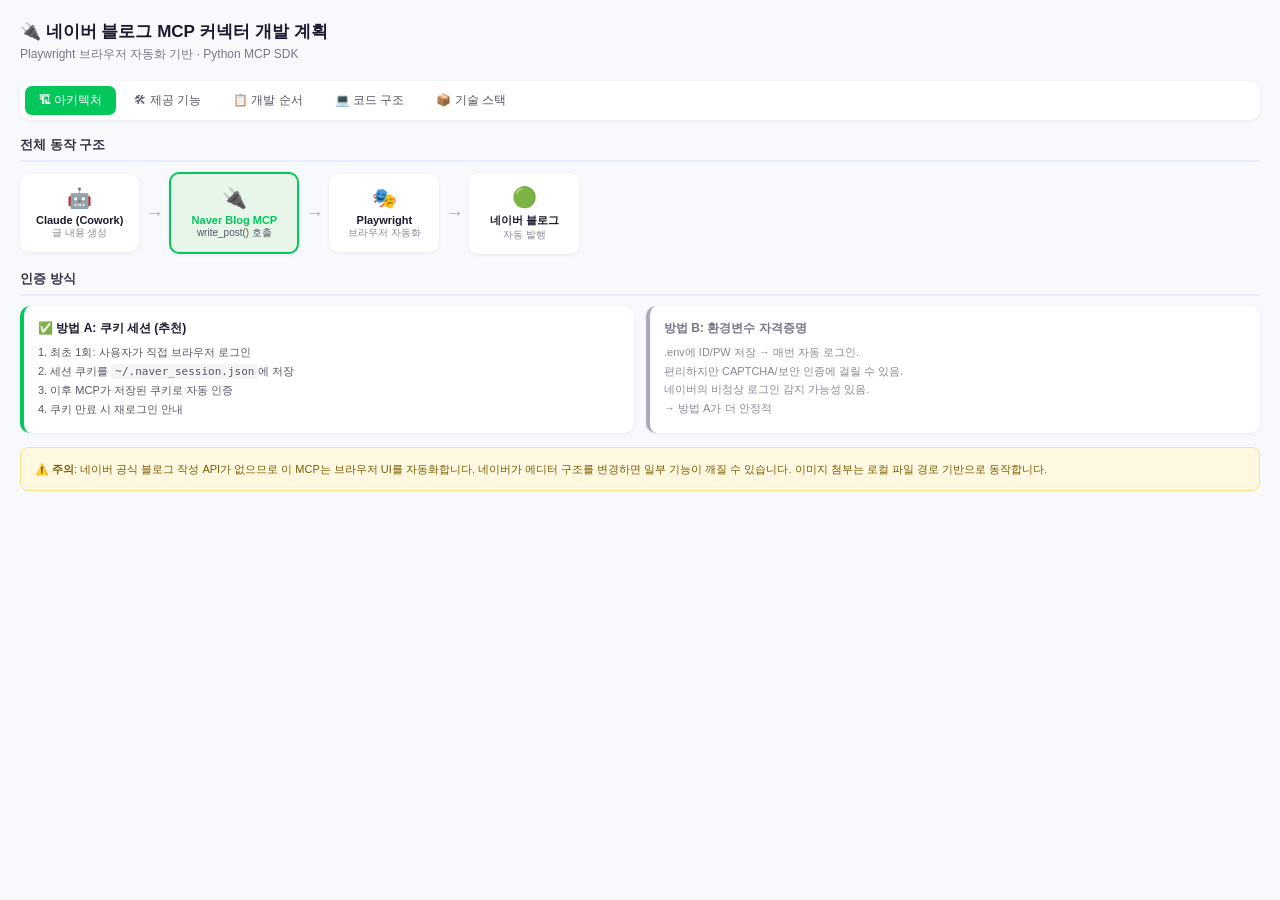
<file: naver_blog_mcp_plan.html>
<!DOCTYPE html>
<html lang="ko">
<head>
<meta charset="UTF-8">
<style>
*{box-sizing:border-box;margin:0;padding:0;}
body{font-family:-apple-system,'Apple SD Gothic Neo','Malgun Gothic',sans-serif;background:#f8f9fc;color:#1a1a2e;font-size:13px;padding:20px;}
h2.sr-only{position:absolute;width:1px;height:1px;overflow:hidden;clip:rect(0,0,0,0);}
.title{font-size:17px;font-weight:700;margin-bottom:3px;}
.sub{font-size:12px;color:#778;margin-bottom:18px;}

.tabs{display:flex;gap:4px;margin-bottom:16px;background:white;border-radius:10px;padding:5px;box-shadow:0 1px 4px rgba(0,0,0,.07);}
.tab{padding:6px 14px;border:none;background:transparent;border-radius:7px;font-size:12px;cursor:pointer;color:#556;font-weight:500;}
.tab.active{background:#03c75a;color:white;}
.pane{display:none;}
.pane.active{display:block;}
.section-title{font-size:13px;font-weight:700;color:#334;margin-bottom:10px;padding-bottom:6px;border-bottom:2px solid #e8edff;}

/* Architecture flow */
.arch-flow{display:flex;flex-direction:column;gap:0;margin-bottom:16px;}
.arch-row{display:flex;align-items:stretch;gap:0;}
.arch-box{background:white;border-radius:10px;padding:14px 16px;flex:1;box-shadow:0 1px 4px rgba(0,0,0,.06);margin:4px;}
.arch-box .icon{font-size:22px;margin-bottom:6px;}
.arch-box .lbl{font-size:12px;font-weight:700;margin-bottom:4px;}
.arch-box .sub{font-size:10px;color:#889;line-height:1.5;}
.arch-arrow{display:flex;align-items:center;justify-content:center;font-size:18px;color:#aab;padding:0 4px;}
.arch-arrow.down{flex-direction:column;padding:4px 0;font-size:14px;}

/* Tool cards */
.tool-grid{display:grid;grid-template-columns:repeat(2,1fr);gap:10px;margin-bottom:16px;}
.tool-card{background:white;border-radius:10px;padding:14px;box-shadow:0 1px 4px rgba(0,0,0,.06);border-left:4px solid #03c75a;}
.tool-name{font-family:monospace;font-size:12px;font-weight:700;color:#03c75a;margin-bottom:6px;}
.tool-desc{font-size:11px;color:#556;line-height:1.5;}
.tool-param{font-size:10px;font-family:monospace;color:#889;margin-top:4px;}

/* Steps */
.steps{display:flex;flex-direction:column;gap:0;}
.step{display:flex;gap:14px;padding:14px 0;border-bottom:1px solid #f0f2f6;}
.step:last-child{border:none;}
.step-num{width:28px;height:28px;border-radius:50%;background:#03c75a;color:white;font-size:12px;font-weight:700;display:flex;align-items:center;justify-content:center;flex-shrink:0;margin-top:1px;}
.step-body{}
.step-title{font-size:12px;font-weight:700;margin-bottom:4px;}
.step-desc{font-size:11px;color:#556;line-height:1.6;}
.step-tag{display:inline-block;font-size:10px;padding:2px 8px;border-radius:8px;margin-top:4px;font-weight:600;}
.tag-ai{background:#e3f2fd;color:#1565c0;}
.tag-user{background:#fff3e0;color:#e65100;}
.tag-auto{background:#e8f5e9;color:#2e7d32;}

/* Code block */
.code-block{background:#1e1e2e;color:#cdd6f4;border-radius:10px;padding:16px;font-family:monospace;font-size:11px;line-height:1.7;overflow-x:auto;margin-bottom:12px;}
.c-green{color:#a6e3a1;}
.c-blue{color:#89b4fa;}
.c-yellow{color:#f9e2af;}
.c-gray{color:#6c7086;}
.c-red{color:#f38ba8;}
.c-purple{color:#cba6f7;}

/* Stack */
.stack-table{width:100%;border-collapse:collapse;font-size:12px;margin-bottom:14px;}
.stack-table th{background:#f5f7fc;color:#556;font-weight:600;padding:8px 12px;text-align:left;border-bottom:2px solid #e0e4ef;}
.stack-table td{padding:8px 12px;border-bottom:1px solid #f0f2f6;}
.stack-table tr:hover td{background:#fafbff;}
.badge{font-size:10px;padding:2px 8px;border-radius:8px;font-weight:600;}
.b-easy{background:#e8f5e9;color:#2e7d32;}
.b-med{background:#fff3e0;color:#e65100;}

/* Limitation box */
.limit-box{background:#fff8e1;border:1px solid #ffe082;border-radius:8px;padding:12px 14px;font-size:11px;color:#7a5c00;line-height:1.7;}
</style>
</head>
<body>
<h2 class="sr-only">네이버 블로그 MCP 커넥터 개발 계획</h2>
<div class="title">🔌 네이버 블로그 MCP 커넥터 개발 계획</div>
<div class="sub">Playwright 브라우저 자동화 기반 · Python MCP SDK</div>

<div class="tabs">
  <button class="tab active" onclick="show('arch',this)">🏗 아키텍처</button>
  <button class="tab" onclick="show('tools',this)">🛠 제공 기능</button>
  <button class="tab" onclick="show('steps',this)">📋 개발 순서</button>
  <button class="tab" onclick="show('code',this)">💻 코드 구조</button>
  <button class="tab" onclick="show('stack',this)">📦 기술 스택</button>
</div>

<!-- ARCH -->
<div id="pane-arch" class="pane active">
  <div class="section-title">전체 동작 구조</div>
  <div style="display:flex;align-items:center;gap:6px;margin-bottom:16px;flex-wrap:wrap;">
    <div style="background:white;border-radius:10px;padding:12px 16px;box-shadow:0 1px 4px rgba(0,0,0,.06);text-align:center;min-width:110px;">
      <div style="font-size:20px;margin-bottom:4px;">🤖</div>
      <div style="font-size:11px;font-weight:700;">Claude (Cowork)</div>
      <div style="font-size:10px;color:#889;">글 내용 생성</div>
    </div>
    <div style="font-size:18px;color:#aab;">→</div>
    <div style="background:#e8f5e9;border-radius:10px;padding:12px 16px;box-shadow:0 1px 4px rgba(0,0,0,.06);text-align:center;min-width:130px;border:2px solid #03c75a;">
      <div style="font-size:20px;margin-bottom:4px;">🔌</div>
      <div style="font-size:11px;font-weight:700;color:#03c75a;">Naver Blog MCP</div>
      <div style="font-size:10px;color:#556;">write_post() 호출</div>
    </div>
    <div style="font-size:18px;color:#aab;">→</div>
    <div style="background:white;border-radius:10px;padding:12px 16px;box-shadow:0 1px 4px rgba(0,0,0,.06);text-align:center;min-width:110px;">
      <div style="font-size:20px;margin-bottom:4px;">🎭</div>
      <div style="font-size:11px;font-weight:700;">Playwright</div>
      <div style="font-size:10px;color:#889;">브라우저 자동화</div>
    </div>
    <div style="font-size:18px;color:#aab;">→</div>
    <div style="background:white;border-radius:10px;padding:12px 16px;box-shadow:0 1px 4px rgba(0,0,0,.06);text-align:center;min-width:110px;">
      <div style="font-size:20px;margin-bottom:4px;">🟢</div>
      <div style="font-size:11px;font-weight:700;">네이버 블로그</div>
      <div style="font-size:10px;color:#889;">자동 발행</div>
    </div>
  </div>

  <div class="section-title">인증 방식</div>
  <div style="display:grid;grid-template-columns:1fr 1fr;gap:12px;margin-bottom:14px;">
    <div style="background:white;border-radius:10px;padding:14px;box-shadow:0 1px 4px rgba(0,0,0,.06);border-left:4px solid #03c75a;">
      <div style="font-size:12px;font-weight:700;margin-bottom:6px;">✅ 방법 A: 쿠키 세션 (추천)</div>
      <div style="font-size:11px;color:#556;line-height:1.7;">
        1. 최초 1회: 사용자가 직접 브라우저 로그인<br>
        2. 세션 쿠키를 <code style="background:#f5f5f5;padding:1px 4px;border-radius:3px;">~/.naver_session.json</code>에 저장<br>
        3. 이후 MCP가 저장된 쿠키로 자동 인증<br>
        4. 쿠키 만료 시 재로그인 안내
      </div>
    </div>
    <div style="background:white;border-radius:10px;padding:14px;box-shadow:0 1px 4px rgba(0,0,0,.06);border-left:4px solid #aab;">
      <div style="font-size:12px;font-weight:700;margin-bottom:6px;color:#778;">방법 B: 환경변수 자격증명</div>
      <div style="font-size:11px;color:#889;line-height:1.7;">
        .env에 ID/PW 저장 → 매번 자동 로그인.<br>
        편리하지만 CAPTCHA/보안 인증에 걸릴 수 있음.<br>
        네이버의 비정상 로그인 감지 가능성 있음.<br>
        → 방법 A가 더 안정적
      </div>
    </div>
  </div>

  <div class="limit-box">
    ⚠️ <b>주의</b>: 네이버 공식 블로그 작성 API가 없으므로 이 MCP는 브라우저 UI를 자동화합니다. 네이버가 에디터 구조를 변경하면 일부 기능이 깨질 수 있습니다. 이미지 첨부는 로컬 파일 경로 기반으로 동작합니다.
  </div>
</div>

<!-- TOOLS -->
<div id="pane-tools" class="pane">
  <div class="section-title">MCP가 제공할 도구 (Tool) 목록</div>
  <div class="tool-grid">
    <div class="tool-card">
      <div class="tool-name">write_post()</div>
      <div class="tool-desc">새 글 작성 및 발행. 제목·본문·태그·카테고리·발행 여부(임시저장/발행) 설정 가능.</div>
      <div class="tool-param">title, content, tags[], category, publish=True</div>
    </div>
    <div class="tool-card">
      <div class="tool-name">get_posts()</div>
      <div class="tool-desc">블로그의 최근 글 목록 조회. 제목, URL, 작성일, 조회수 반환.</div>
      <div class="tool-param">limit=10, page=1</div>
    </div>
    <div class="tool-card">
      <div class="tool-name">edit_post()</div>
      <div class="tool-desc">기존 글 수정. post_id로 특정 글을 찾아 내용 업데이트.</div>
      <div class="tool-param">post_id, title?, content?, tags?</div>
    </div>
    <div class="tool-card">
      <div class="tool-name">upload_image()</div>
      <div class="tool-desc">로컬 이미지 파일을 블로그에 업로드하고 본문 삽입 가능한 URL 반환.</div>
      <div class="tool-param">image_path, alt_text?</div>
    </div>
    <div class="tool-card">
      <div class="tool-name">get_categories()</div>
      <div class="tool-desc">블로그의 카테고리 목록 조회. write_post의 category 파라미터에 사용.</div>
      <div class="tool-param">(no params)</div>
    </div>
    <div class="tool-card">
      <div class="tool-name">save_draft()</div>
      <div class="tool-desc">글을 임시저장. 바로 발행하지 않고 초안으로 저장 후 수동 발행 가능.</div>
      <div class="tool-param">title, content, tags[]</div>
    </div>
  </div>

  <div style="background:#e8f5e9;border-radius:8px;padding:12px 14px;font-size:11px;color:#1a5c30;line-height:1.8;">
    <b>활용 예시:</b><br>
    food-trend-automation에서 velocity burst 감지 → Claude가 블로그 초안 자동 생성 → <code>write_post()</code> 호출 → 네이버 블로그 자동 발행까지 완전 자동화 가능
  </div>
</div>

<!-- STEPS -->
<div id="pane-steps" class="pane">
  <div class="section-title">개발 순서 (AI와 함께 · 약 1~2일)</div>
  <div class="steps">
    <div class="step">
      <div class="step-num">1</div>
      <div class="step-body">
        <div class="step-title">환경 세팅</div>
        <div class="step-desc">Python 3.11+, uv, Playwright, mcp SDK 설치. 프로젝트 스캐폴딩 생성.</div>
        <span class="step-tag tag-ai">Claude가 작성</span>
        <span class="step-tag tag-auto">약 10분</span>
      </div>
    </div>
    <div class="step">
      <div class="step-num">2</div>
      <div class="step-body">
        <div class="step-title">네이버 로그인 + 세션 저장</div>
        <div class="step-desc">Playwright로 naver.com 로그인 → 쿠키를 JSON 파일에 저장. 이후 재사용.</div>
        <span class="step-tag tag-user">사용자 최초 1회 로그인</span>
        <span class="step-tag tag-ai">코드: Claude 작성</span>
      </div>
    </div>
    <div class="step">
      <div class="step-num">3</div>
      <div class="step-body">
        <div class="step-title">write_post() 핵심 기능 구현</div>
        <div class="step-desc">블로그 에디터 URL 접근 → 제목/본문 입력 → 태그 추가 → 발행 버튼 클릭. DOM 셀렉터 파악이 핵심.</div>
        <span class="step-tag tag-ai">Claude가 작성 + 디버깅</span>
        <span class="step-tag tag-auto">약 2~4시간</span>
      </div>
    </div>
    <div class="step">
      <div class="step-num">4</div>
      <div class="step-body">
        <div class="step-title">MCP 서버로 래핑</div>
        <div class="step-desc">fastmcp 또는 mcp Python SDK로 Tool 등록. Claude가 호출할 수 있는 MCP 서버 완성.</div>
        <span class="step-tag tag-ai">Claude가 작성</span>
        <span class="step-tag tag-auto">약 1~2시간</span>
      </div>
    </div>
    <div class="step">
      <div class="step-num">5</div>
      <div class="step-body">
        <div class="step-title">Cowork에 플러그인 등록</div>
        <div class="step-desc">claude_desktop_config.json (또는 Cowork 플러그인 설정)에 MCP 서버 경로 추가 → Claude에서 바로 호출 가능.</div>
        <span class="step-tag tag-user">사용자 설정 파일 수정</span>
        <span class="step-tag tag-ai">가이드: Claude 제공</span>
      </div>
    </div>
    <div class="step">
      <div class="step-num">6</div>
      <div class="step-body">
        <div class="step-title">테스트 + 임시저장 검증</div>
        <div class="step-desc">save_draft()로 먼저 임시저장 → 블로그에서 확인 → 정상이면 발행. get_posts()로 결과 조회.</div>
        <span class="step-tag tag-user">사용자 검증</span>
        <span class="step-tag tag-auto">약 30분</span>
      </div>
    </div>
  </div>
</div>

<!-- CODE -->
<div id="pane-code" class="pane">
  <div class="section-title">핵심 코드 구조 미리보기</div>
  <div class="code-block"><span class="c-gray"># naver_blog_mcp/server.py</span>
<span class="c-purple">from</span> <span class="c-blue">mcp.server.fastmcp</span> <span class="c-purple">import</span> FastMCP
<span class="c-purple">from</span> <span class="c-blue">playwright.async_api</span> <span class="c-purple">import</span> async_playwright
<span class="c-purple">import</span> <span class="c-blue">json, os</span>

mcp = FastMCP(<span class="c-yellow">"naver-blog"</span>)
SESSION_FILE = <span class="c-yellow">os.path.expanduser("~/.naver_session.json")</span>

<span class="c-green">@mcp.tool()</span>
<span class="c-purple">async def</span> <span class="c-blue">write_post</span>(
    title: str,
    content: str,
    tags: list[str] = [],
    category: str = <span class="c-yellow">""</span>,
    publish: bool = <span class="c-red">True</span>
) -> str:
    <span class="c-yellow">"""네이버 블로그에 새 글을 작성하고 발행합니다."""</span>
    <span class="c-purple">async with</span> async_playwright() <span class="c-purple">as</span> p:
        browser = <span class="c-purple">await</span> p.chromium.launch(headless=<span class="c-red">True</span>)
        ctx = <span class="c-purple">await</span> browser.new_context()
        <span class="c-gray"># 저장된 세션 쿠키 로드</span>
        <span class="c-purple">await</span> ctx.add_cookies(json.load(open(SESSION_FILE)))
        page = <span class="c-purple">await</span> ctx.new_page()
        <span class="c-purple">await</span> page.goto(<span class="c-yellow">"https://blog.naver.com/applesodda/postwrite"</span>)
        <span class="c-gray"># 제목 입력</span>
        <span class="c-purple">await</span> page.fill(<span class="c-yellow">'[placeholder="제목"]'</span>, title)
        <span class="c-gray"># 본문 입력 (스마트에디터 iframe)</span>
        <span class="c-purple">await</span> page.frame_locator(<span class="c-yellow">"#mainFrame"</span>).locator(<span class="c-yellow">".se-content"</span>).fill(content)
        <span class="c-gray"># 태그 추가</span>
        <span class="c-purple">for</span> tag <span class="c-purple">in</span> tags:
            <span class="c-purple">await</span> page.fill(<span class="c-yellow">'[placeholder="태그 입력"]'</span>, tag)
            <span class="c-purple">await</span> page.keyboard.press(<span class="c-yellow">"Enter"</span>)
        <span class="c-gray"># 발행 또는 임시저장</span>
        btn = <span class="c-yellow">"발행"</span> <span class="c-purple">if</span> publish <span class="c-purple">else</span> <span class="c-yellow">"임시저장"</span>
        <span class="c-purple">await</span> page.click(f<span class="c-yellow">'button:has-text("{btn}")'</span>)
        <span class="c-purple">return</span> <span class="c-yellow">f"✅ '{title}' 발행 완료"</span>

<span class="c-green">@mcp.tool()</span>
<span class="c-purple">async def</span> <span class="c-blue">get_posts</span>(limit: int = <span class="c-red">10</span>) -> list[dict]:
    <span class="c-yellow">"""블로그 최근 글 목록을 반환합니다."""</span>
    ...

<span class="c-purple">if</span> __name__ == <span class="c-yellow">"__main__"</span>:
    mcp.run(transport=<span class="c-yellow">"stdio"</span>)</div>

  <div class="section-title">Cowork 플러그인 등록 설정</div>
  <div class="code-block"><span class="c-gray"># claude_desktop_config.json에 추가</span>
{
  <span class="c-yellow">"mcpServers"</span>: {
    <span class="c-yellow">"naver-blog"</span>: {
      <span class="c-blue">"command"</span>: <span class="c-yellow">"uv"</span>,
      <span class="c-blue">"args"</span>: [<span class="c-yellow">"run"</span>, <span class="c-yellow">"python"</span>, <span class="c-yellow">"-m"</span>, <span class="c-yellow">"naver_blog_mcp.server"</span>],
      <span class="c-blue">"cwd"</span>: <span class="c-yellow">"/Users/mom/naver-blog-mcp"</span>
    }
  }
}</div>
</div>

<!-- STACK -->
<div id="pane-stack" class="pane">
  <div class="section-title">기술 스택</div>
  <table class="stack-table">
    <tr><th>항목</th><th>선택</th><th>이유</th><th>난이도</th></tr>
    <tr><td>언어</td><td>Python 3.11+</td><td>기존 food-trend-automation과 동일</td><td><span class="badge b-easy">쉬움</span></td></tr>
    <tr><td>MCP 프레임워크</td><td>fastmcp</td><td>Tool 등록이 데코레이터 한 줄</td><td><span class="badge b-easy">쉬움</span></td></tr>
    <tr><td>브라우저 자동화</td><td>Playwright (async)</td><td>Selenium보다 안정적, headless 지원</td><td><span class="badge b-easy">쉬움</span></td></tr>
    <tr><td>패키지 관리</td><td>uv</td><td>기존 프로젝트와 동일</td><td><span class="badge b-easy">쉬움</span></td></tr>
    <tr><td>세션 저장</td><td>JSON 파일 (~/.naver_session.json)</td><td>단순, 안전</td><td><span class="badge b-easy">쉬움</span></td></tr>
    <tr><td>DOM 셀렉터 파악</td><td>브라우저 DevTools</td><td>네이버 스마트에디터 iframe 구조 파악 필요</td><td><span class="badge b-med">중간</span></td></tr>
  </table>

  <div style="background:#e3f2fd;border-radius:8px;padding:12px 14px;font-size:12px;color:#1a3a7a;line-height:1.8;margin-top:4px;">
    <b>예상 개발 시간 (AI 협업 기준)</b><br>
    환경 세팅 + write_post() 핵심 구현 + MCP 등록까지 <b>반나절~하루</b>.<br>
    네이버 스마트에디터의 iframe 구조가 가장 까다로운 부분이며, 실제 DOM을 보면서 함께 디버깅해야 합니다.
  </div>
</div>

<script>
function show(id,btn){
  document.querySelectorAll('.pane').forEach(p=>p.classList.remove('active'));
  document.querySelectorAll('.tab').forEach(t=>t.classList.remove('active'));
  document.getElementById('pane-'+id).classList.add('active');
  btn.classList.add('active');
}
</script>
</body>
</html>
</file>
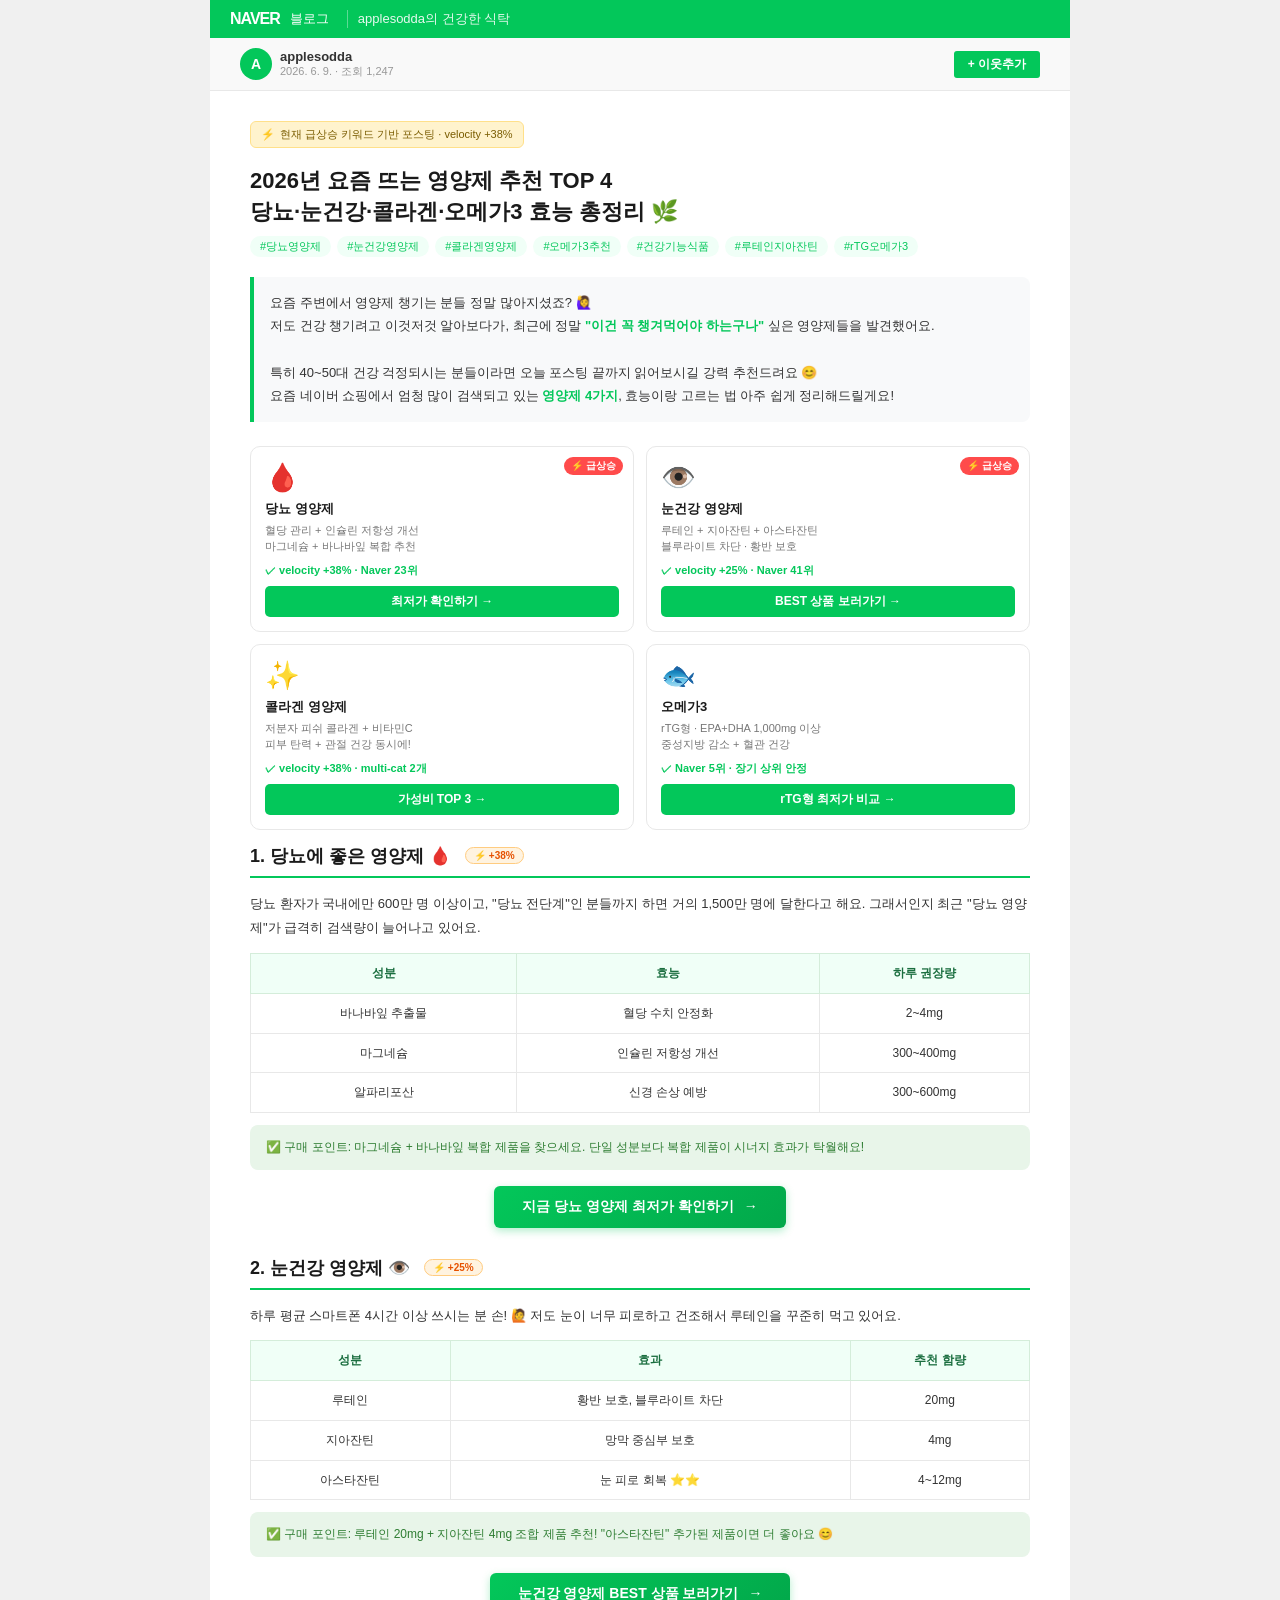
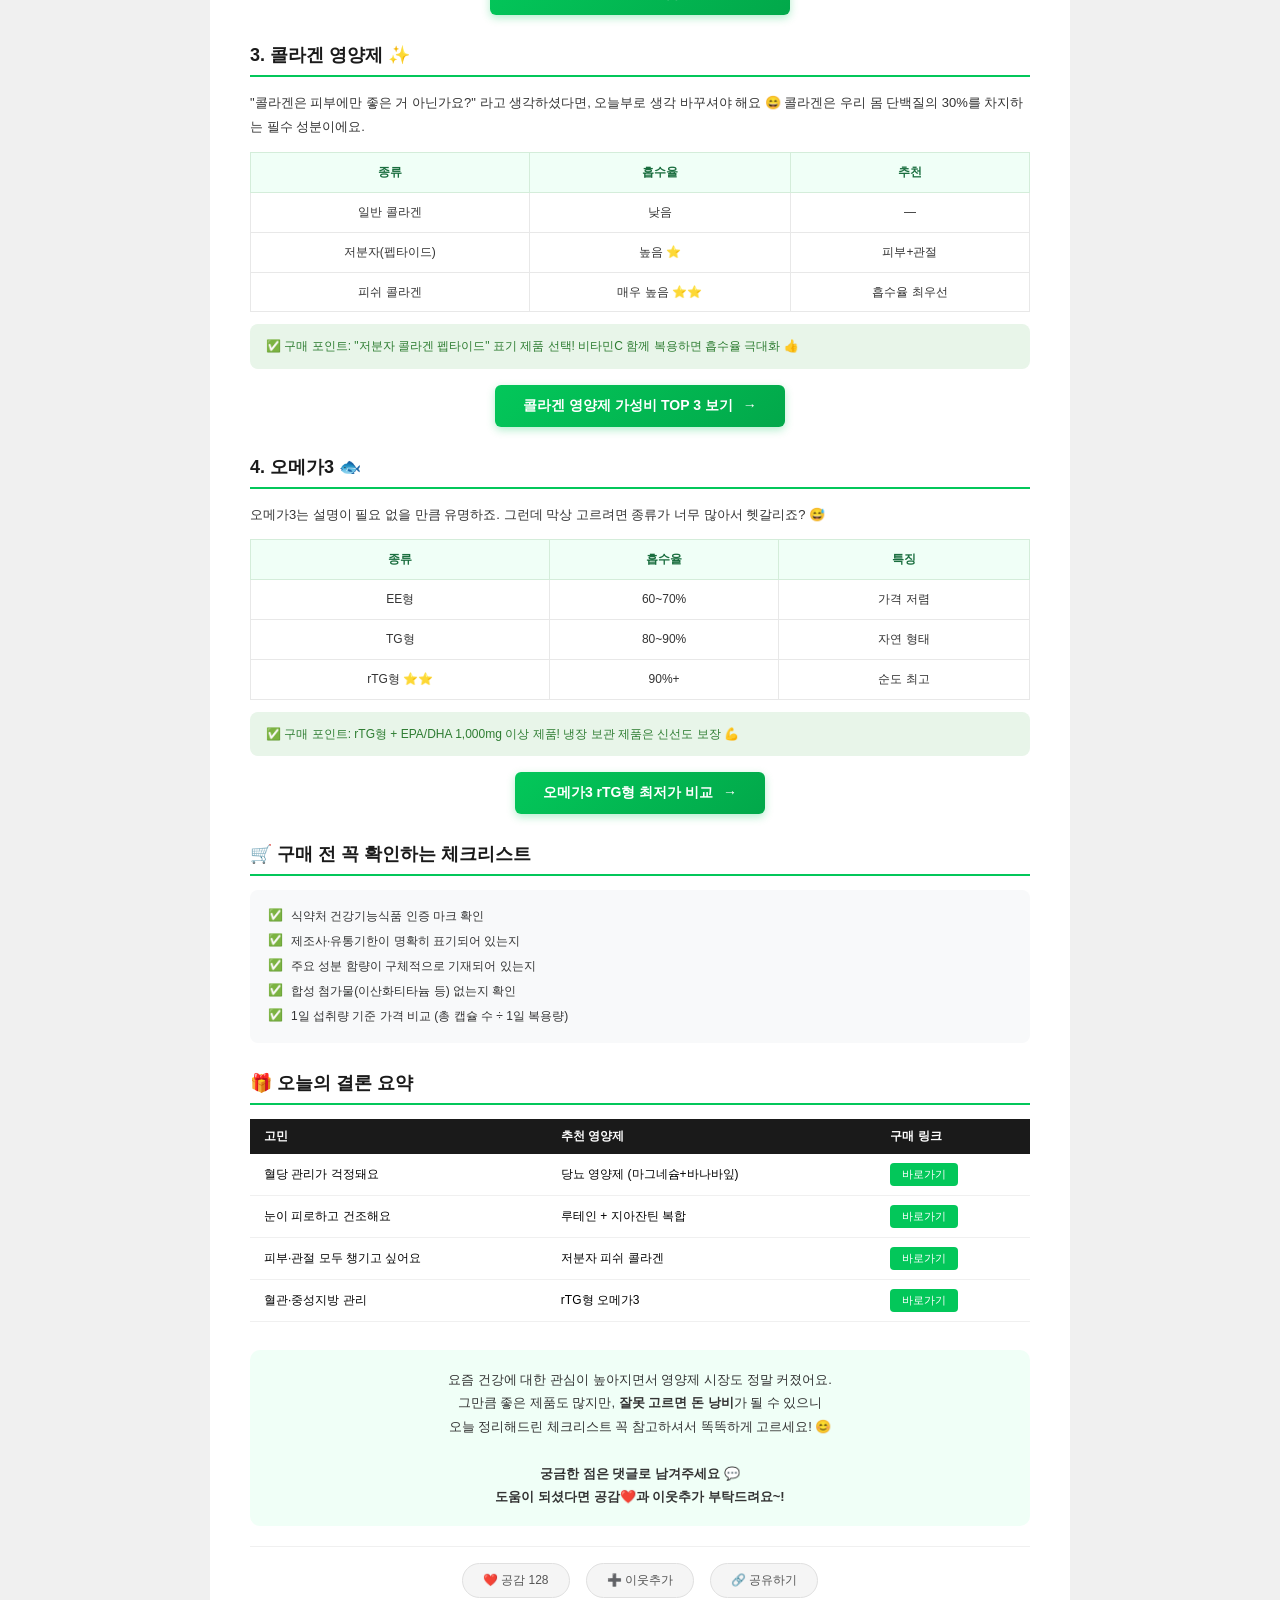
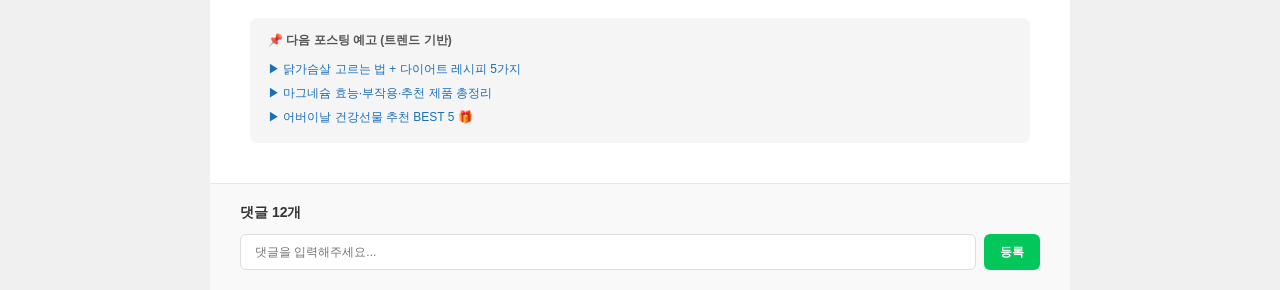
<file: naver_blog_post_preview.html>
<!DOCTYPE html>
<html lang="ko">
<head>
<meta charset="UTF-8">
<style>
*{box-sizing:border-box;margin:0;padding:0;}
body{font-family:'Apple SD Gothic Neo','Malgun Gothic',sans-serif;background:#f0f0f0;font-size:14px;}

/* Naver blog shell */
.naver-shell{max-width:860px;margin:0 auto;background:white;}
.naver-header{background:#03c75a;padding:10px 20px;display:flex;align-items:center;gap:10px;}
.naver-logo{color:white;font-size:16px;font-weight:900;letter-spacing:-1px;}
.naver-blog-title{color:white;font-size:13px;opacity:.9;margin-left:8px;border-left:1px solid rgba(255,255,255,.4);padding-left:10px;}
.blog-meta-bar{background:#f9f9f9;border-bottom:1px solid #e8e8e8;padding:10px 30px;display:flex;align-items:center;justify-content:space-between;}
.author-info{display:flex;align-items:center;gap:8px;}
.author-avatar{width:32px;height:32px;border-radius:50%;background:#03c75a;display:flex;align-items:center;justify-content:center;color:white;font-size:14px;font-weight:700;}
.author-name{font-size:13px;font-weight:600;color:#333;}
.post-date{font-size:11px;color:#999;}
.follow-btn{background:#03c75a;color:white;border:none;padding:5px 14px;border-radius:3px;font-size:12px;cursor:pointer;font-weight:600;}

/* Post content */
.post-body{padding:30px 40px 40px;}
.post-title{font-size:22px;font-weight:700;color:#1a1a1a;line-height:1.4;margin-bottom:8px;}
.post-tags{display:flex;flex-wrap:wrap;gap:6px;margin-bottom:20px;}
.post-tag{font-size:11px;color:#03c75a;background:#f0fff7;padding:3px 10px;border-radius:12px;cursor:pointer;}
.post-tag:hover{background:#d0f5e8;}

/* SEO badge */
.seo-badge{display:inline-flex;align-items:center;gap:5px;background:#fff3cd;border:1px solid #ffe08a;border-radius:6px;padding:5px 10px;font-size:11px;color:#7a5c00;margin-bottom:18px;}

/* Content sections */
.intro{background:#f8f9fa;border-left:4px solid #03c75a;border-radius:0 8px 8px 0;padding:14px 16px;margin-bottom:24px;font-size:13px;line-height:1.8;color:#333;}
.intro strong{color:#03c75a;}

.toc{background:#f5f5f5;border-radius:8px;padding:14px 18px;margin-bottom:24px;}
.toc-title{font-size:12px;font-weight:700;color:#555;margin-bottom:8px;}
.toc li{font-size:12px;color:#1a6fba;padding:3px 0;cursor:pointer;}
.toc li:hover{text-decoration:underline;}
.toc{list-style:none;}

.section{margin-bottom:28px;}
.section-h2{font-size:18px;font-weight:700;color:#1a1a1a;padding-bottom:8px;border-bottom:2px solid #03c75a;margin-bottom:14px;display:flex;align-items:center;gap:6px;}
.section-body{font-size:13px;line-height:1.9;color:#333;}
.section-body p{margin-bottom:10px;}

/* Table */
.info-table{width:100%;border-collapse:collapse;margin:12px 0;font-size:12px;}
.info-table th{background:#f0fff7;color:#1a6e3f;font-weight:700;padding:8px 12px;border:1px solid #d4edda;text-align:center;}
.info-table td{padding:8px 12px;border:1px solid #e8e8e8;text-align:center;}
.info-table tr:hover td{background:#f8fff8;}
.star{color:#f0a500;}

/* Tip box */
.tip-box{background:#e8f5e9;border-radius:8px;padding:12px 16px;margin:12px 0;font-size:12px;color:#2e7d32;line-height:1.7;}
.tip-box::before{content:'✅ ';font-weight:700;}

/* CTA button */
.cta-wrap{text-align:center;margin:16px 0;}
.cta-btn{display:inline-block;background:linear-gradient(135deg,#03c75a,#02a84a);color:white;padding:12px 28px;border-radius:6px;font-size:14px;font-weight:700;text-decoration:none;cursor:pointer;box-shadow:0 3px 8px rgba(3,199,90,.3);border:none;}
.cta-btn:hover{background:linear-gradient(135deg,#02b050,#019040);}
.cta-btn .arrow{margin-left:6px;}

/* Product cards */
.product-cards{display:grid;grid-template-columns:repeat(2,1fr);gap:12px;margin:14px 0;}
.p-card{border:1px solid #e8e8e8;border-radius:10px;padding:14px;position:relative;}
.p-card:hover{border-color:#03c75a;box-shadow:0 2px 8px rgba(0,0,0,.08);}
.p-badge{position:absolute;top:10px;right:10px;background:#ff4b4b;color:white;font-size:10px;padding:2px 7px;border-radius:10px;font-weight:700;}
.p-icon{font-size:28px;margin-bottom:6px;}
.p-name{font-size:13px;font-weight:700;color:#1a1a1a;margin-bottom:4px;}
.p-desc{font-size:11px;color:#777;line-height:1.5;margin-bottom:8px;}
.p-point{font-size:11px;color:#03c75a;font-weight:600;}
.p-cta{width:100%;background:#03c75a;color:white;border:none;padding:7px;border-radius:5px;font-size:12px;font-weight:600;cursor:pointer;margin-top:8px;}
.p-cta:hover{background:#02a84a;}

/* Checklist */
.checklist{background:#f8f9fa;border-radius:8px;padding:14px 18px;margin:12px 0;}
.check-item{display:flex;align-items:flex-start;gap:8px;padding:4px 0;font-size:12px;color:#333;}
.check-icon{color:#03c75a;font-weight:700;flex-shrink:0;}

/* Summary table */
.summary-table{width:100%;border-collapse:collapse;margin:12px 0;font-size:12px;}
.summary-table th{background:#1a1a1a;color:white;padding:9px 14px;text-align:left;}
.summary-table td{padding:9px 14px;border-bottom:1px solid #f0f0f0;}
.summary-table tr:hover td{background:#f8f9fa;}

/* Outro */
.outro{background:#f0fff7;border-radius:10px;padding:18px;text-align:center;margin:20px 0;}
.outro p{font-size:13px;color:#333;line-height:1.8;}
.like-section{display:flex;justify-content:center;gap:16px;margin:20px 0;padding-top:16px;border-top:1px solid #f0f0f0;}
.like-btn{display:flex;align-items:center;gap:5px;background:#f5f5f5;border:1px solid #e0e0e0;padding:8px 20px;border-radius:20px;font-size:12px;cursor:pointer;color:#555;}
.like-btn:hover{background:#fff3f3;border-color:#ff6b6b;color:#ff6b6b;}
.like-btn.green:hover{background:#f0fff7;border-color:#03c75a;color:#03c75a;}

/* Comments */
.comments{padding:20px 30px;background:#f9f9f9;border-top:1px solid #e8e8e8;}
.comment-title{font-size:14px;font-weight:700;color:#333;margin-bottom:12px;}
.comment-input-wrap{display:flex;gap:8px;}
.comment-input{flex:1;padding:10px 14px;border:1px solid #ddd;border-radius:6px;font-size:12px;}
.comment-submit{background:#03c75a;color:white;border:none;padding:0 16px;border-radius:6px;font-size:12px;font-weight:600;cursor:pointer;}

/* Velocity badge */
.vel-badge{display:inline-flex;align-items:center;gap:4px;background:#fff3e0;border:1px solid #ffcc80;border-radius:10px;padding:2px 8px;font-size:10px;color:#e65100;font-weight:600;margin-left:8px;}
</style>
</head>
<body>

<div class="naver-shell">
  <!-- Naver Header -->
  <div class="naver-header">
    <span class="naver-logo">NAVER</span>
    <span style="color:white;font-size:13px">블로그</span>
    <span class="naver-blog-title">applesodda의 건강한 식탁</span>
  </div>

  <!-- Blog meta -->
  <div class="blog-meta-bar">
    <div class="author-info">
      <div class="author-avatar">A</div>
      <div>
        <div class="author-name">applesodda</div>
        <div class="post-date">2026. 6. 9. · 조회 1,247</div>
      </div>
    </div>
    <button class="follow-btn">+ 이웃추가</button>
  </div>

  <!-- Post body -->
  <div class="post-body">

    <div class="seo-badge">
      <span>⚡</span> 현재 급상승 키워드 기반 포스팅 · velocity +38%
    </div>

    <h1 class="post-title">2026년 요즘 뜨는 영양제 추천 TOP 4<br>당뇨·눈건강·콜라겐·오메가3 효능 총정리 🌿</h1>

    <div class="post-tags">
      <span class="post-tag">#당뇨영양제</span>
      <span class="post-tag">#눈건강영양제</span>
      <span class="post-tag">#콜라겐영양제</span>
      <span class="post-tag">#오메가3추천</span>
      <span class="post-tag">#건강기능식품</span>
      <span class="post-tag">#루테인지아잔틴</span>
      <span class="post-tag">#rTG오메가3</span>
    </div>

    <!-- Intro -->
    <div class="intro">
      요즘 주변에서 영양제 챙기는 분들 정말 많아지셨죠? 🙋‍♀️<br>
      저도 건강 챙기려고 이것저것 알아보다가, 최근에 정말 <strong>"이건 꼭 챙겨먹어야 하는구나"</strong> 싶은 영양제들을 발견했어요.<br><br>
      특히 40~50대 건강 걱정되시는 분들이라면 오늘 포스팅 끝까지 읽어보시길 강력 추천드려요 😊<br>
      요즘 네이버 쇼핑에서 엄청 많이 검색되고 있는 <strong>영양제 4가지</strong>, 효능이랑 고르는 법 아주 쉽게 정리해드릴게요!
    </div>

    <!-- Product cards overview -->
    <div class="product-cards">
      <div class="p-card">
        <div class="p-badge">⚡ 급상승</div>
        <div class="p-icon">🩸</div>
        <div class="p-name">당뇨 영양제</div>
        <div class="p-desc">혈당 관리 + 인슐린 저항성 개선<br>마그네슘 + 바나바잎 복합 추천</div>
        <div class="p-point">✓ velocity +38% · Naver 23위</div>
        <button class="p-cta" onclick="alert('구매 링크로 이동')">최저가 확인하기 →</button>
      </div>
      <div class="p-card">
        <div class="p-badge">⚡ 급상승</div>
        <div class="p-icon">👁️</div>
        <div class="p-name">눈건강 영양제</div>
        <div class="p-desc">루테인 + 지아잔틴 + 아스타잔틴<br>블루라이트 차단 · 황반 보호</div>
        <div class="p-point">✓ velocity +25% · Naver 41위</div>
        <button class="p-cta" onclick="alert('구매 링크로 이동')">BEST 상품 보러가기 →</button>
      </div>
      <div class="p-card">
        <div class="p-icon">✨</div>
        <div class="p-name">콜라겐 영양제</div>
        <div class="p-desc">저분자 피쉬 콜라겐 + 비타민C<br>피부 탄력 + 관절 건강 동시에!</div>
        <div class="p-point">✓ velocity +38% · multi-cat 2개</div>
        <button class="p-cta" onclick="alert('구매 링크로 이동')">가성비 TOP 3 →</button>
      </div>
      <div class="p-card">
        <div class="p-icon">🐟</div>
        <div class="p-name">오메가3</div>
        <div class="p-desc">rTG형 · EPA+DHA 1,000mg 이상<br>중성지방 감소 + 혈관 건강</div>
        <div class="p-point">✓ Naver 5위 · 장기 상위 안정</div>
        <button class="p-cta" onclick="alert('구매 링크로 이동')">rTG형 최저가 비교 →</button>
      </div>
    </div>

    <!-- Section 1 -->
    <div class="section">
      <div class="section-h2">1. 당뇨에 좋은 영양제 🩸 <span class="vel-badge">⚡ +38%</span></div>
      <div class="section-body">
        <p>당뇨 환자가 국내에만 600만 명 이상이고, "당뇨 전단계"인 분들까지 하면 거의 1,500만 명에 달한다고 해요. 그래서인지 최근 "당뇨 영양제"가 급격히 검색량이 늘어나고 있어요.</p>
        <table class="info-table">
          <tr><th>성분</th><th>효능</th><th>하루 권장량</th></tr>
          <tr><td>바나바잎 추출물</td><td>혈당 수치 안정화</td><td>2~4mg</td></tr>
          <tr><td>마그네슘</td><td>인슐린 저항성 개선</td><td>300~400mg</td></tr>
          <tr><td>알파리포산</td><td>신경 손상 예방</td><td>300~600mg</td></tr>
        </table>
        <div class="tip-box">구매 포인트: 마그네슘 + 바나바잎 복합 제품을 찾으세요. 단일 성분보다 복합 제품이 시너지 효과가 탁월해요!</div>
        <div class="cta-wrap">
          <button class="cta-btn" onclick="alert('당뇨 영양제 구매 페이지로 이동')">지금 당뇨 영양제 최저가 확인하기 <span class="arrow">→</span></button>
        </div>
      </div>
    </div>

    <!-- Section 2 -->
    <div class="section">
      <div class="section-h2">2. 눈건강 영양제 👁️ <span class="vel-badge">⚡ +25%</span></div>
      <div class="section-body">
        <p>하루 평균 스마트폰 4시간 이상 쓰시는 분 손! 🙋 저도 눈이 너무 피로하고 건조해서 루테인을 꾸준히 먹고 있어요.</p>
        <table class="info-table">
          <tr><th>성분</th><th>효과</th><th>추천 함량</th></tr>
          <tr><td>루테인</td><td>황반 보호, 블루라이트 차단</td><td>20mg</td></tr>
          <tr><td>지아잔틴</td><td>망막 중심부 보호</td><td>4mg</td></tr>
          <tr><td>아스타잔틴</td><td>눈 피로 회복 <span class="star">⭐⭐</span></td><td>4~12mg</td></tr>
        </table>
        <div class="tip-box">구매 포인트: 루테인 20mg + 지아잔틴 4mg 조합 제품 추천! "아스타잔틴" 추가된 제품이면 더 좋아요 😊</div>
        <div class="cta-wrap">
          <button class="cta-btn" onclick="alert('눈건강 영양제 구매 페이지로 이동')">눈건강 영양제 BEST 상품 보러가기 <span class="arrow">→</span></button>
        </div>
      </div>
    </div>

    <!-- Section 3 -->
    <div class="section">
      <div class="section-h2">3. 콜라겐 영양제 ✨</div>
      <div class="section-body">
        <p>"콜라겐은 피부에만 좋은 거 아닌가요?" 라고 생각하셨다면, 오늘부로 생각 바꾸셔야 해요 😄 콜라겐은 우리 몸 단백질의 30%를 차지하는 필수 성분이에요.</p>
        <table class="info-table">
          <tr><th>종류</th><th>흡수율</th><th>추천</th></tr>
          <tr><td>일반 콜라겐</td><td>낮음</td><td>—</td></tr>
          <tr><td>저분자(펩타이드)</td><td>높음 <span class="star">⭐</span></td><td>피부+관절</td></tr>
          <tr><td>피쉬 콜라겐</td><td>매우 높음 <span class="star">⭐⭐</span></td><td>흡수율 최우선</td></tr>
        </table>
        <div class="tip-box">구매 포인트: "저분자 콜라겐 펩타이드" 표기 제품 선택! 비타민C 함께 복용하면 흡수율 극대화 👍</div>
        <div class="cta-wrap">
          <button class="cta-btn" onclick="alert('콜라겐 구매 페이지로 이동')">콜라겐 영양제 가성비 TOP 3 보기 <span class="arrow">→</span></button>
        </div>
      </div>
    </div>

    <!-- Section 4 -->
    <div class="section">
      <div class="section-h2">4. 오메가3 🐟</div>
      <div class="section-body">
        <p>오메가3는 설명이 필요 없을 만큼 유명하죠. 그런데 막상 고르려면 종류가 너무 많아서 헷갈리죠? 😅</p>
        <table class="info-table">
          <tr><th>종류</th><th>흡수율</th><th>특징</th></tr>
          <tr><td>EE형</td><td>60~70%</td><td>가격 저렴</td></tr>
          <tr><td>TG형</td><td>80~90%</td><td>자연 형태</td></tr>
          <tr><td>rTG형 <span class="star">⭐⭐</span></td><td>90%+</td><td>순도 최고</td></tr>
        </table>
        <div class="tip-box">구매 포인트: rTG형 + EPA/DHA 1,000mg 이상 제품! 냉장 보관 제품은 신선도 보장 💪</div>
        <div class="cta-wrap">
          <button class="cta-btn" onclick="alert('오메가3 구매 페이지로 이동')">오메가3 rTG형 최저가 비교 <span class="arrow">→</span></button>
        </div>
      </div>
    </div>

    <!-- Checklist -->
    <div class="section">
      <div class="section-h2">🛒 구매 전 꼭 확인하는 체크리스트</div>
      <div class="checklist">
        <div class="check-item"><span class="check-icon">✅</span><span>식약처 건강기능식품 인증 마크 확인</span></div>
        <div class="check-item"><span class="check-icon">✅</span><span>제조사·유통기한이 명확히 표기되어 있는지</span></div>
        <div class="check-item"><span class="check-icon">✅</span><span>주요 성분 함량이 구체적으로 기재되어 있는지</span></div>
        <div class="check-item"><span class="check-icon">✅</span><span>합성 첨가물(이산화티타늄 등) 없는지 확인</span></div>
        <div class="check-item"><span class="check-icon">✅</span><span>1일 섭취량 기준 가격 비교 (총 캡슐 수 ÷ 1일 복용량)</span></div>
      </div>
    </div>

    <!-- Summary -->
    <div class="section">
      <div class="section-h2">🎁 오늘의 결론 요약</div>
      <table class="summary-table">
        <tr><th>고민</th><th>추천 영양제</th><th>구매 링크</th></tr>
        <tr><td>혈당 관리가 걱정돼요</td><td>당뇨 영양제 (마그네슘+바나바잎)</td><td><button onclick="alert('링크 이동')" style="background:#03c75a;color:white;border:none;padding:4px 12px;border-radius:4px;font-size:11px;cursor:pointer">바로가기</button></td></tr>
        <tr><td>눈이 피로하고 건조해요</td><td>루테인 + 지아잔틴 복합</td><td><button onclick="alert('링크 이동')" style="background:#03c75a;color:white;border:none;padding:4px 12px;border-radius:4px;font-size:11px;cursor:pointer">바로가기</button></td></tr>
        <tr><td>피부·관절 모두 챙기고 싶어요</td><td>저분자 피쉬 콜라겐</td><td><button onclick="alert('링크 이동')" style="background:#03c75a;color:white;border:none;padding:4px 12px;border-radius:4px;font-size:11px;cursor:pointer">바로가기</button></td></tr>
        <tr><td>혈관·중성지방 관리</td><td>rTG형 오메가3</td><td><button onclick="alert('링크 이동')" style="background:#03c75a;color:white;border:none;padding:4px 12px;border-radius:4px;font-size:11px;cursor:pointer">바로가기</button></td></tr>
      </table>
    </div>

    <!-- Outro -->
    <div class="outro">
      <p>요즘 건강에 대한 관심이 높아지면서 영양제 시장도 정말 커졌어요.<br>
      그만큼 좋은 제품도 많지만, <strong>잘못 고르면 돈 낭비</strong>가 될 수 있으니<br>
      오늘 정리해드린 체크리스트 꼭 참고하셔서 똑똑하게 고르세요! 😊<br><br>
      <strong>궁금한 점은 댓글로 남겨주세요 💬<br>
      도움이 되셨다면 공감❤️과 이웃추가 부탁드려요~!</strong></p>
    </div>

    <!-- Like buttons -->
    <div class="like-section">
      <button class="like-btn">❤️ 공감 128</button>
      <button class="like-btn green">➕ 이웃추가</button>
      <button class="like-btn">🔗 공유하기</button>
    </div>

    <!-- Next posts suggestion -->
    <div style="background:#f5f5f5;border-radius:8px;padding:14px 18px;margin-top:10px;">
      <div style="font-size:12px;font-weight:700;color:#555;margin-bottom:8px;">📌 다음 포스팅 예고 (트렌드 기반)</div>
      <div style="font-size:12px;color:#1a6fba;line-height:2;cursor:pointer;">
        ▶ 닭가슴살 고르는 법 + 다이어트 레시피 5가지<br>
        ▶ 마그네슘 효능·부작용·추천 제품 총정리<br>
        ▶ 어버이날 건강선물 추천 BEST 5 🎁
      </div>
    </div>

  </div><!-- /post-body -->

  <!-- Comments -->
  <div class="comments">
    <div class="comment-title">댓글 12개</div>
    <div class="comment-input-wrap">
      <input class="comment-input" placeholder="댓글을 입력해주세요...">
      <button class="comment-submit">등록</button>
    </div>
  </div>

</div>
</body>
</html>
</file>
